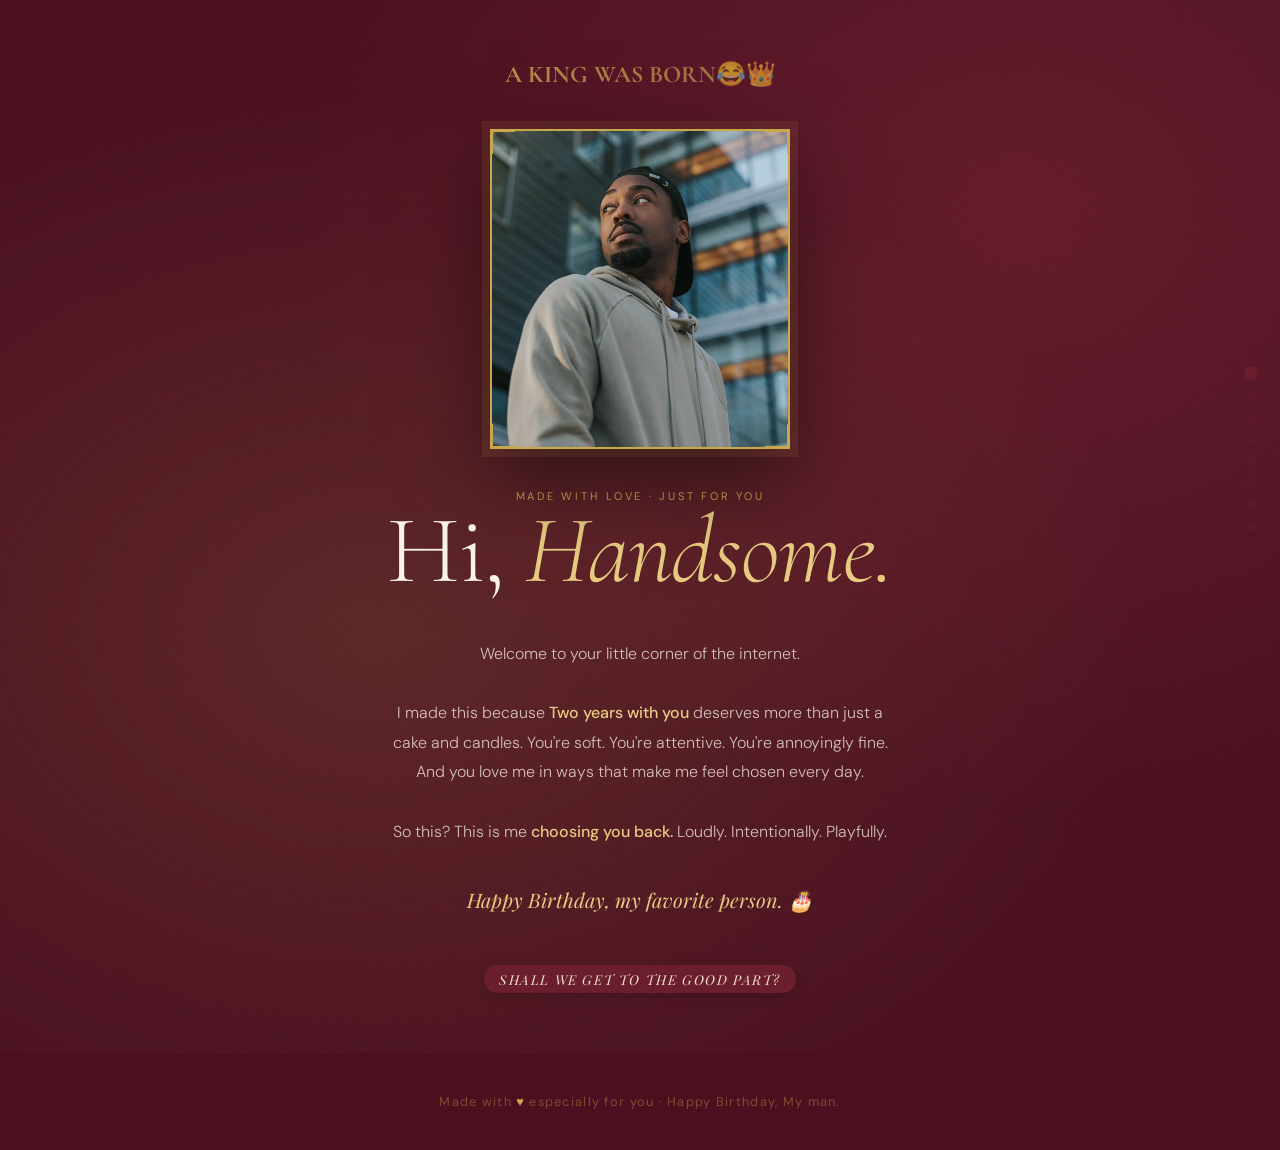
<file: index.html>
<!DOCTYPE html>
<html lang="en">
<head>
<meta charset="UTF-8">
<meta name="viewport" content="width=device-width, initial-scale=1.0">
<title>Happy Birthday, Handsome 🎂</title>
<link href="https://fonts.googleapis.com/css2?family=Cormorant+Garamond:ital,wght@0,300;0,400;0,600;1,300;1,400&family=DM+Sans:wght@300;400;500&family=Playfair+Display:ital,wght@1,400;1,700&display=swap" rel="stylesheet">
<link rel="stylesheet" href="style.css" />

</head>
<body>



<!-- NAV DOTS -->
<nav class="nav-dots" aria-label="Navigation">
  <a href="#hero" title="Home"></a>
  <a href="#menu" title="Menu"></a>
  <a href="#memory" title="Memories"></a>
  <a href="#songs" title="Songs"></a>
  <a href="#vouchers" title="Vouchers"></a>
  <a href="#dates" title="Dates"></a>
  <a href="#gifts" title="Gifts"></a>
  <a href="#message" title="Message"></a>
</nav>

<!-- ── HERO ── -->
<section id="hero">
  <h2 class="king">A KING WAS BORN😂👑</h2>
  <div class="hero-bg"></div>
  <div class="hero-grain"></div>
  <div class="hero-content">
    <div class="hero-photo-frame">
      <div class="photo-placeholder">
        <!-- <svg viewBox="0 0 24 24" fill="none" stroke="currentColor" stroke-width="1">
          <rect x="3" y="3" width="18" height="18" rx="2"/>
          <circle cx="8.5" cy="8.5" r="1.5"/>
          <polyline points="21 15 16 10 5 21"/>
        </svg>
        Add your photo -->
        <img src="daea1a20ec5c3f0513011a13ac8ac44a.jpg" alt="bd boy" class="bd-man">
      </div>
      <div class="photo-corner tl"></div>
      <div class="photo-corner tr"></div>
      <div class="photo-corner bl"></div>
      <div class="photo-corner br"></div>
    </div>

    <div>
      <div class="hero-tag">Made with love · Just for you</div>
      <h1 class="hero-title">Hi, <em>Handsome.</em></h1>
    </div>

    <p class="hero-body">
      Welcome to your little corner of the internet.<br><br>
      I made this because <strong>Two years with you</strong> deserves more than just a cake and candles.
      You're soft. You're attentive. You're annoyingly fine.
      And you love me in ways that make me feel chosen every day.<br><br>
      So this? This is me <strong>choosing you back.</strong> Loudly. Intentionally. Playfully.
    </p>

    <p class="hero-closing">Happy Birthday, my favorite person. 🎂</p>

    <a href="menu.html">
    <div class="scroll-hint">
      <p class="actn-btn">Shall we get to the good part?</p>
    </div>
  </a>
    <!-- <div class="scroll-hint">
      <svg viewBox="0 0 24 24" fill="none" stroke="currentColor" stroke-width="2">
        <polyline points="6 9 12 15 18 9"/>
      </svg>
      explore
    </div> -->
  </div>
</section>

<!-- ── MENU ── -->

<!-- ── MEMORY ── -->

<!-- ── SONGS ── -->


<!-- ── VOUCHERS ── -->


<!-- ── DATE IDEAS ── -->


<!-- ── GIFTS ── -->


<!-- ── MESSAGE ── -->


<footer>
  <p>Made with <span class="footer-heart">♥</span> especially for you · Happy Birthday, My man.</p>
</footer>

<script>
// ── A-Z DATE IDEAS ──


// ── GIFTS ──

// ── VOUCHERS ──

// ── CONFETTI ──

// ── SCROLL REVEAL ──
const observer = new IntersectionObserver((entries) => {
  entries.forEach(e => { if(e.isIntersecting) e.target.classList.add('visible'); });
}, { threshold: 0.1 });
document.querySelectorAll('.reveal').forEach(el => observer.observe(el));

// ── NAV DOTS ──
const sections = document.querySelectorAll('section[id]');
const dots = document.querySelectorAll('.nav-dots a');
const dotObserver = new IntersectionObserver((entries) => {
  entries.forEach(e => {
    if(e.isIntersecting) {
      dots.forEach(d => d.classList.remove('active'));
      const id = e.target.id;
      const dot = document.querySelector(`.nav-dots a[href="#${id}"]`);
      if(dot) dot.classList.add('active');
    }
  });
}, { threshold: 0.5 });
sections.forEach(s => dotObserver.observe(s));
</script>
</body>
</html>
</file>
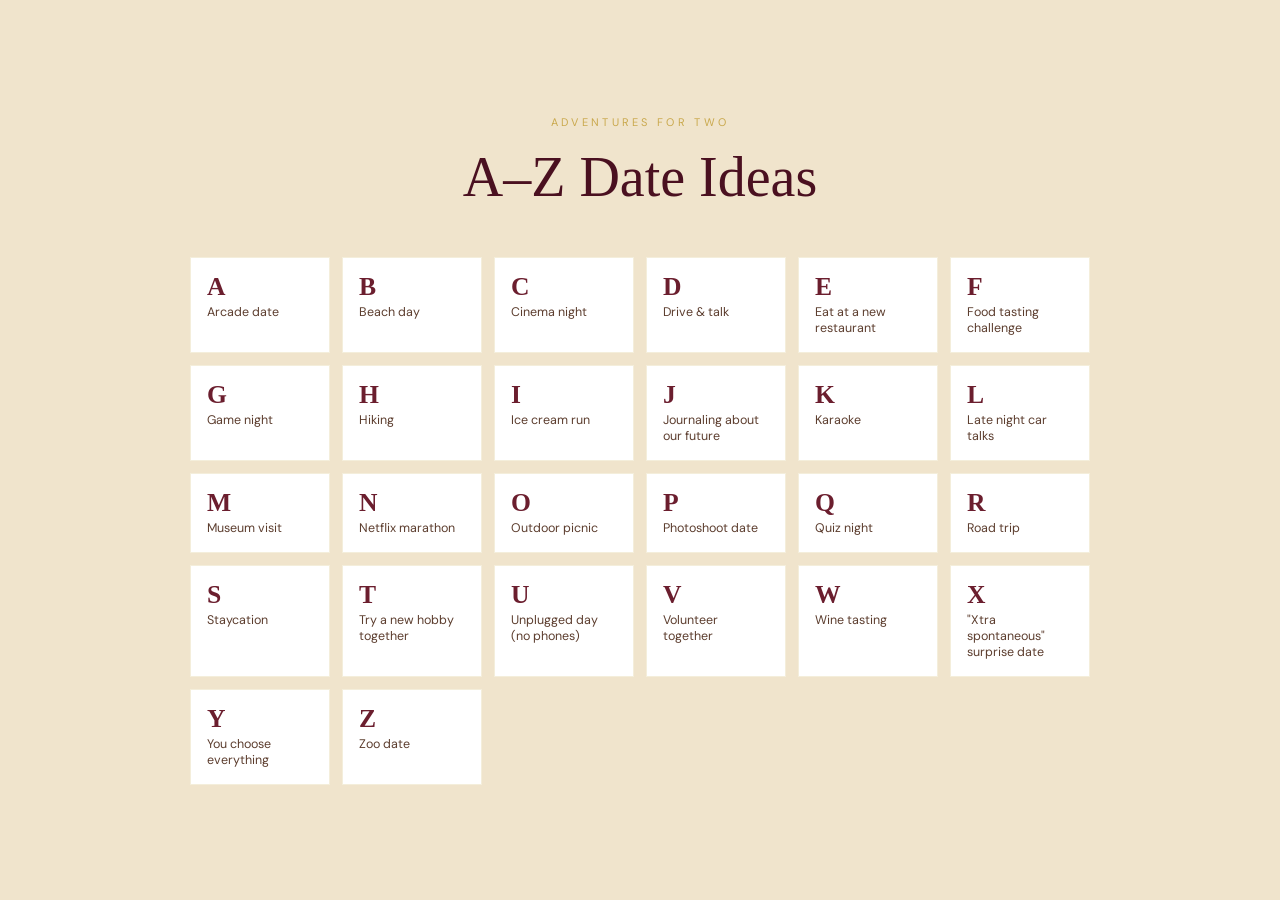
<file: dates.html>
<!DOCTYPE html>
<html lang="en">
<head>
  <meta charset="UTF-8" />
  <meta name="viewport" content="width=device-width, initial-scale=1.0" />
  <title>Dates</title>
  <link href="https://fonts.googleapis.com/css2?family=Playfair+Display:ital,wght@0,400;0,700;1,400&family=DM+Sans:wght@300;400;500&display=swap" rel="stylesheet" />
  <link rel="stylesheet" href="style.css" />
</head>
<body>
<section id="dates">
    <p class="section-label reveal">Adventures for two</p>
    <h2 class="section-title reveal">A–Z Date Ideas</h2>
    <div class="az-grid" id="az-grid"></div>
  </section>
<script>
const dateIdeas = [
  ['A','Arcade date'],['B','Beach day'],['C','Cinema night'],
  ['D','Drive & talk'],['E','Eat at a new restaurant'],['F','Food tasting challenge'],
  ['G','Game night'],['H','Hiking'],['I','Ice cream run'],
  ['J','Journaling about our future'],['K','Karaoke'],['L','Late night car talks'],
  ['M','Museum visit'],['N','Netflix marathon'],['O','Outdoor picnic'],
  ['P','Photoshoot date'],['Q','Quiz night'],['R','Road trip'],
  ['S','Staycation'],['T','Try a new hobby together'],['U','Unplugged day (no phones)'],
  ['V','Volunteer together'],['W','Wine tasting'],['X','"Xtra spontaneous" surprise date'],
  ['Y','You choose everything'],['Z','Zoo date'],
];
const azGrid = document.getElementById('az-grid');
dateIdeas.forEach(([l, idea]) => {
  const d = document.createElement('div');
  d.className = 'az-item reveal';
  d.innerHTML = `<div class="az-letter">${l}</div><div class="az-idea">${idea}</div>`;
  azGrid.appendChild(d);
});
</script>
</body>
</html>
</file>
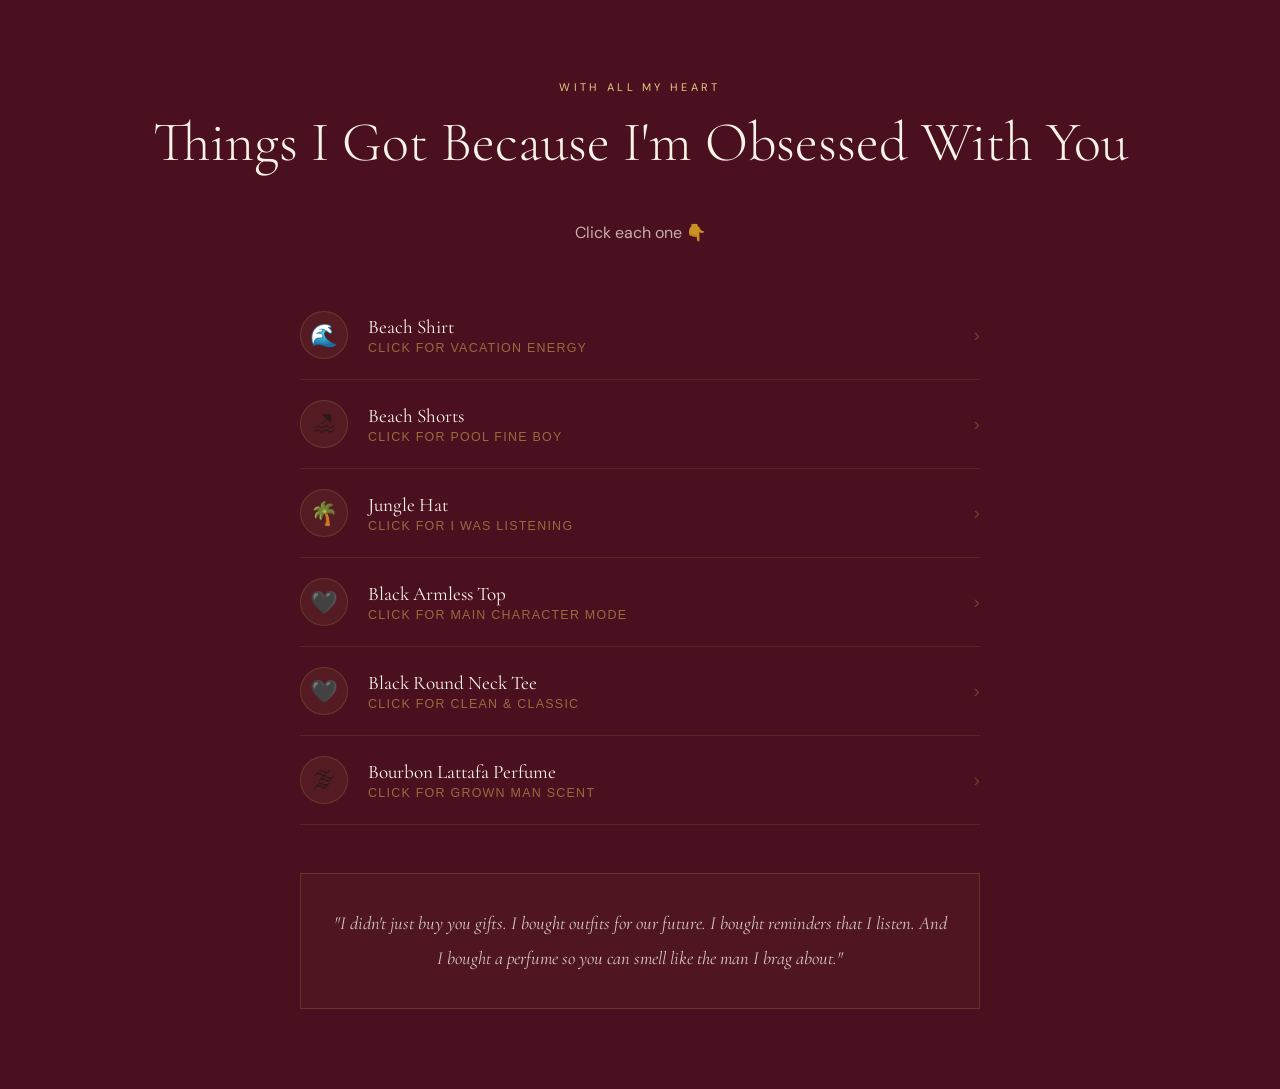
<file: gifts.html>
<!DOCTYPE html>
<html lang="en">
<head>
  <meta charset="UTF-8" />
  <meta name="viewport" content="width=device-width, initial-scale=1.0" />
  <title>Birthday Gifts</title>
  <link href="https://fonts.googleapis.com/css2?family=Playfair+Display:ital,wght@0,400;0,700;1,400&family=Cormorant+Garamond:ital,wght@0,400;1,400&family=DM+Sans:wght@300;400;500&display=swap" rel="stylesheet" />
  <link rel="stylesheet" href="style.css" />
  <style>
    /* ── Gift image inside reveal ── */
    .gift-reveal-inner {
      display: flex;
      gap: 20px;
      align-items: flex-start;
    }

    .gift-img-wrap {
      flex-shrink: 0;
      width: 110px;
      height: 140px;
      border-radius: 8px;
      overflow: hidden;
      border: 1px solid rgba(201,168,76,0.25);
      background: rgba(0,0,0,0.3);
    }

    .gift-img-wrap img {
      width: 100%;
      height: 100%;
      object-fit: cover;
      display: block;
      object-position: top;
    }

    .gift-img-placeholder {
      width: 100%;
      height: 100%;
      display: flex;
      align-items: center;
      justify-content: center;
      font-size: 2.2rem;
      opacity: 0.4;
    }

    .gift-reveal-text {
      flex: 1;
    }

    /* ── Override reveal panel to fit image ── */
    .gift-reveal {
      max-height: 0;
      overflow: hidden;
      transition: max-height .5s ease, padding .3s;
      padding: 0 0 0 68px;
      background: rgba(0,0,0,0.2);
    }

    .gift-reveal.open {
      max-height: 600px;
      padding: 20px 20px 20px 20px;
      border-bottom: 1px solid rgba(201,168,76,0.15);
    }

    .gift-reveal p {
      font-size: 0.9rem;
      color: rgba(250,243,232,0.75);
      line-height: 1.8;
      margin-bottom: 10px;
    }

    .gift-reveal .important {
      font-size: 0.8rem;
      color: var(--gold-light, #E8CB80);
      font-style: italic;
    }

    @media (max-width: 480px) {
      .gift-reveal-inner { flex-direction: column; }
      .gift-img-wrap { width: 100%; height: 300px; }
    }
  </style>
</head>
<body>
  <section id="gifts">
    <p class="section-label reveal">With all my heart</p>
    <h2 class="section-title reveal">Things I Got Because I'm Obsessed With You</h2>
    <p class="gifts-intro reveal">Click each one 👇</p>

    <div class="gifts-row" id="gifts-row"></div>

    <div class="gifts-closing reveal">
      <p>"I didn't just buy you gifts. I bought outfits for our future. I bought reminders that I listen. And I bought a perfume so you can smell like the man I brag about."</p>
    </div>
  </section>

  <script>
    const gifts = [
      {
        icon: '🌊', name: 'Beach Shirt', teaser: 'Vacation Energy',
        img: 'beach-shirt.jpg', // ← replace with your image path
        msg: 'Sir… this is for when you\'re looking expensive on vacation. I got this because I fully plan on staring at you while pretending I\'m looking at the ocean. It\'s giving "main character on a soft life getaway." It\'s giving "that\'s my man."',
        note: 'We are manifesting stress-free, sun-kissed, no-alarm mornings.'
      },
      {
        icon: '🏖', name: 'Beach Shorts', teaser: 'Pool Fine Boy',
        img: 'beach-shorts.jpg',
        msg: 'These are specifically for when you\'re about to act fine by the pool. You\'re playful, you\'re soft, you\'re attentive… but you\'re also lowkey fine and we need outfits that support that agenda.',
        note: 'I deserve premium views too.'
      },
      {
        icon: '🌴', name: 'Jungle Hat', teaser: 'I Was Listening',
        img: 'jungle-hat.jpg',
        msg: 'You mentioned it once. Once. And I stored it in my mental "future wife behavior" folder. You probably forgot. I didn\'t.',
        note: 'When you talk, I listen. And I will always be that girl.'
      },
      {
        icon: '🖤', name: 'Black Armless Top', teaser: 'Main Character Mode',
        img: 'black-armless.jpg',
        msg: 'This is for gym days. Or "let me just step out small" days. Black looks strong on you. Calm. Confident. Dangerous (just a little).',
        note: 'I like when you look good… but I love that I\'m the one going home with you.'
      },
      {
        icon: '🖤', name: 'Black Round Neck Tee', teaser: 'Clean & Classic',
        img: 'black-tee.jpg',
        msg: 'Clean. Simple. Classic. Just like your love for me, steady and intentional. This is the kind of tee you\'ll throw on without thinking… the same way you show up for me without hesitation.',
        note: 'Staples matter. And you? You\'re my staple.'
      },
      {
        icon: '🌫', name: 'Bourbon Lattafa Perfume', teaser: 'Grown Man Scent',
        img: 'perfume.jpg',
        msg: 'Warm. Deep. Addictive. Basically you in a bottle. I need you walking into rooms and people wondering why it suddenly smells like "grown man energy."',
        note: 'Scent is memory. And now you\'ll literally smell like my good decision.'
      },
    ];

    const giftsRow = document.getElementById('gifts-row');

    gifts.forEach((g, i) => {
      const wrap = document.createElement('div');
      wrap.innerHTML = `
        <button class="gift-btn reveal" onclick="toggleGift(${i})" id="gbtn-${i}">
          <div class="gift-icon-circle">${g.icon}</div>
          <div class="gift-label">
            <div class="gift-name">${g.name}</div>
            <div class="gift-teaser">Click for ${g.teaser}</div>
          </div>
          <span class="gift-arrow" id="garrow-${i}">›</span>
        </button>
        <div class="gift-reveal" id="grev-${i}">
          <div class="gift-reveal-inner">
            <div class="gift-img-wrap">
              <img src="${g.img}" alt="${g.name}" class="gift-main-img"
                onerror="this.style.display='none';this.nextElementSibling.style.display='flex';" />
              <div class="gift-img-placeholder" style="display:none">${g.icon}</div>
            </div>
            <div class="gift-reveal-text">
              <p>${g.msg}</p>
              <p class="important">✦ Important because: ${g.note}</p>
            </div>
          </div>
        </div>
      `;
      giftsRow.appendChild(wrap);
    });

    function toggleGift(i) {
      const rev = document.getElementById('grev-' + i);
      const arrow = document.getElementById('garrow-' + i);
      const isOpen = rev.classList.contains('open');
      document.querySelectorAll('.gift-reveal').forEach(r => r.classList.remove('open'));
      document.querySelectorAll('.gift-arrow').forEach(a => { a.style.transform = ''; a.style.color = ''; });
      if (!isOpen) {
        rev.classList.add('open');
        arrow.style.transform = 'rotate(90deg)';
        arrow.style.color = 'var(--gold)';
      }
    }
  </script>
</body>
</html>
</file>
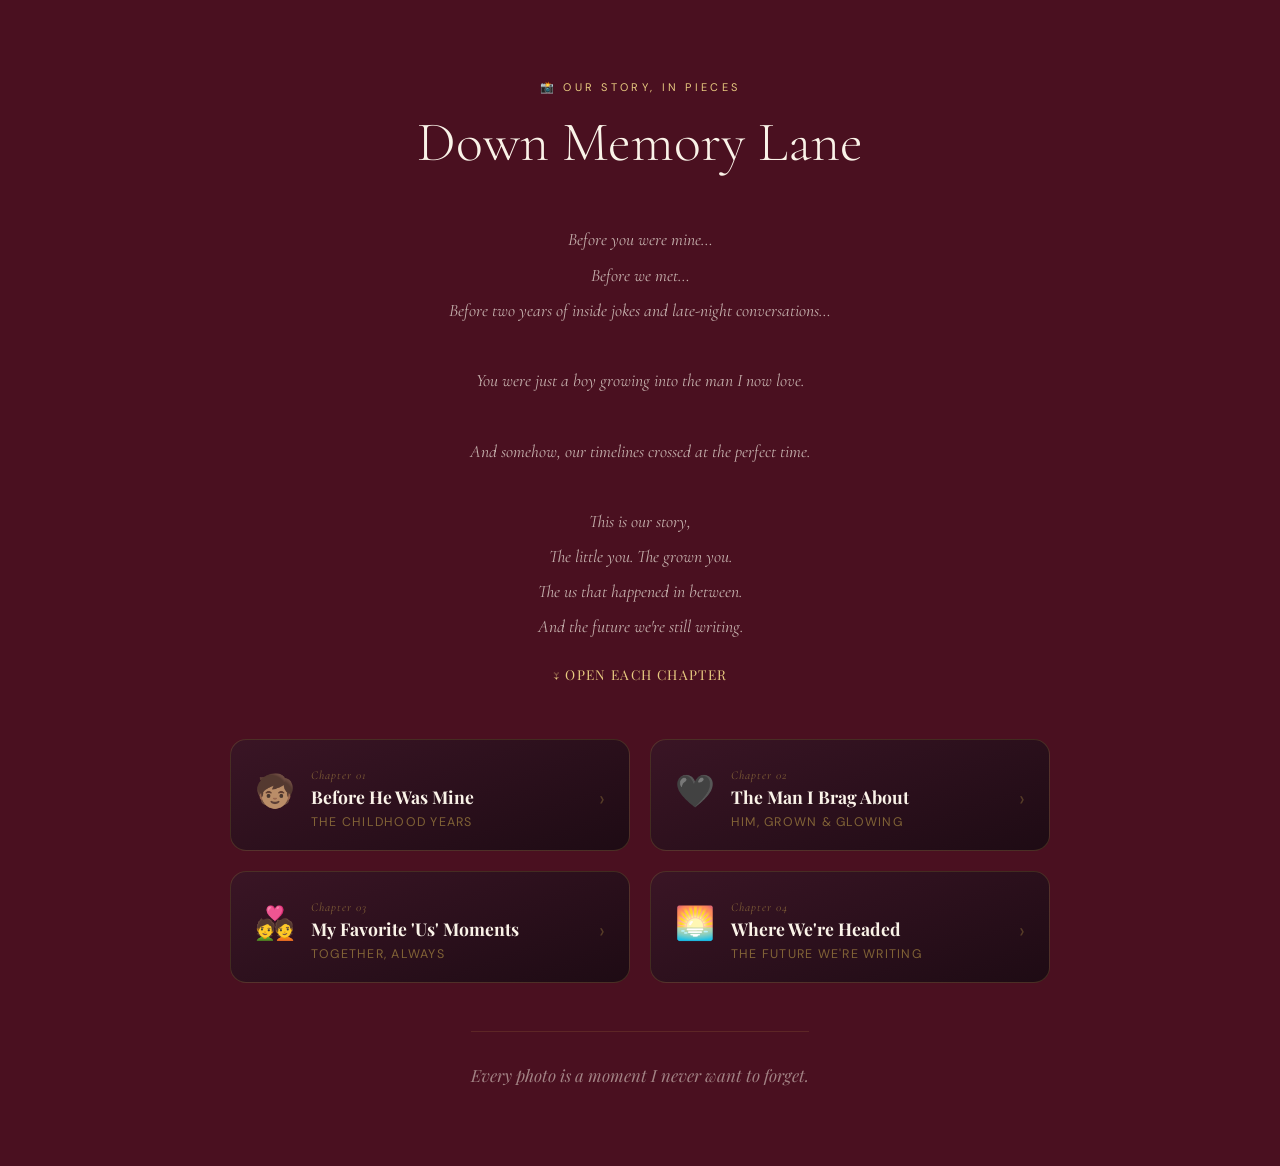
<file: memory.html>
<!DOCTYPE html>
<html lang="en">
<head>
  <meta charset="UTF-8" />
  <meta name="viewport" content="width=device-width, initial-scale=1.0" />
  <title>Memory Lane</title>
  <link href="https://fonts.googleapis.com/css2?family=Playfair+Display:ital,wght@0,400;0,700;1,400&family=Cormorant+Garamond:ital,wght@0,400;1,400&family=DM+Sans:wght@300;400;500&display=swap" rel="stylesheet" />
  <link rel="stylesheet" href="style.css" />
  <style>
    #memory {
      background: var(--burgundy-deep);
      padding: 80px 24px;
      display: flex;
      flex-direction: column;
      align-items: center;
    }

    #memory .section-label { color: var(--gold-light); }
    #memory .section-title { color: var(--cream); }

    /* ── Intro prose ── */
    .memory-intro {
      max-width: 540px;
      text-align: center;
      margin-bottom: 56px;
    }

    .memory-intro p {
      font-family: 'Cormorant Garamond', serif;
      font-style: italic;
      font-size: 1.1rem;
      color: rgba(250,243,232,0.7);
      line-height: 2;
    }

    .memory-intro .intro-highlight {
      display: block;
      font-family: 'Playfair Display', serif;
      font-style: normal;
      font-size: 0.85rem;
      color: var(--gold-light);
      margin-top: 20px;
      letter-spacing: 0.1em;
      text-transform: uppercase;
    }

    /* ── Chapter cards ── */
    .memory-chapters {
      display: grid;
      grid-template-columns: repeat(2, 1fr);
      gap: 20px;
      max-width: 820px;
      width: 100%;
    }

    @media (max-width: 600px) {
      .memory-chapters { grid-template-columns: 1fr; }
    }

    .chapter-card {
      background: linear-gradient(160deg, #3a1525 0%, #1e0b14 100%);
      border: 1px solid rgba(201,168,76,0.2);
      border-radius: 16px;
      overflow: hidden;
      cursor: pointer;
      transition: border-color 0.3s, transform 0.3s;
    }

    .chapter-card:hover {
      border-color: var(--gold);
      transform: translateY(-4px);
    }

    .chapter-card-top {
      padding: 28px 24px 20px;
      display: flex;
      align-items: flex-start;
      gap: 16px;
    }

    .chapter-emoji {
      font-size: 2rem;
      flex-shrink: 0;
      margin-top: 2px;
    }

    .chapter-num {
      font-family: 'Cormorant Garamond', serif;
      font-style: italic;
      font-size: 0.75rem;
      color: rgba(201,168,76,0.5);
      letter-spacing: 0.08em;
      margin-bottom: 4px;
    }

    .chapter-title {
      font-family: 'Playfair Display', serif;
      font-size: 1.1rem;
      color: var(--cream);
      font-weight: 700;
      line-height: 1.25;
    }

    .chapter-sub {
      font-family: 'DM Sans', sans-serif;
      font-size: 0.78rem;
      color: rgba(201,168,76,0.55);
      margin-top: 6px;
      text-transform: uppercase;
      letter-spacing: 0.1em;
    }

    .chapter-arrow {
      margin-left: auto;
      color: rgba(201,168,76,0.3);
      font-size: 1.3rem;
      align-self: center;
      transition: transform 0.3s, color 0.3s;
      flex-shrink: 0;
    }

    .chapter-card.open .chapter-arrow {
      transform: rotate(90deg);
      color: var(--gold);
    }

    /* ── Photo grid inside card ── */
    .chapter-gallery {
      display: grid;
      grid-template-columns: repeat(3, 1fr);
      gap: 6px;
      padding: 0 12px 12px;
      max-height: 0;
      overflow: hidden;
      transition: max-height 0.55s ease, padding 0.3s;
    }
    .chapter-card.open .chapter-gallery {
  max-height: none;
  padding: 0 12px 16px;
}

    .chapter-photo {
      aspect-ratio: 1;
      background: linear-gradient(160deg, #2a0f1c 0%, #150810 100%);
      border-radius: 8px;
      border: 1px solid rgba(201,168,76,0.15);
      overflow: hidden;
      position: relative;
      display: flex;
      align-items: center;
      justify-content: center;
      font-size: 1.4rem;
      color: rgba(201,168,76,0.25);
      transition: border-color 0.3s;
    }

    .chapter-photo:hover { border-color: rgba(201,168,76,0.5); }

    .chapter-photo img {
      width: 100%;
      height: 100%;
      object-fit: cover;
      object-position: top;
      display: block;
    }

    .chapter-photo-caption {
      position: absolute;
      bottom: 0; left: 0; right: 0;
      background: linear-gradient(transparent, rgba(20,8,16,0.88));
      padding: 16px 6px 6px;
      font-family: 'Cormorant Garamond', serif;
      font-style: italic;
      font-size: 0.7rem;
      color: var(--gold-light);
      text-align: center;
      opacity: 0;
      transition: opacity 0.3s;
    }

    .chapter-photo:hover .chapter-photo-caption { opacity: 1; }

    /* ── Closing note ── */
    .memory-note {
      margin-top: 48px;
      font-family: 'Playfair Display', serif;
      font-style: italic;
      font-size: 1.05rem;
      color: rgba(250,243,232,0.5);
      text-align: center;
      max-width: 480px;
      border-top: 1px solid rgba(201,168,76,0.15);
      padding-top: 32px;
    }

    /* ── Reveal ── */
    .reveal {
      opacity: 0;
      transform: translateY(22px);
      animation: fadeUp 0.65s ease forwards;
    }
    .section-label.reveal  { animation-delay: 0.05s; }
    .section-title.reveal  { animation-delay: 0.15s; }
    .memory-intro.reveal   { animation-delay: 0.25s; }
    .chapter-card.reveal:nth-child(1) { animation-delay: 0.35s; }
    .chapter-card.reveal:nth-child(2) { animation-delay: 0.45s; }
    .chapter-card.reveal:nth-child(3) { animation-delay: 0.55s; }
    .chapter-card.reveal:nth-child(4) { animation-delay: 0.65s; }
    .memory-note.reveal { animation-delay: 0.75s; }

    @keyframes fadeUp {
      to { opacity: 1; transform: translateY(0); }
    }

    .photo-modal {
  display: none;
  position: fixed;
  inset: 0;
  background: rgba(20, 8, 16, 0.96);
  z-index: 1000;
  overflow-y: auto;
}

.photo-modal.open { display: block; }

.modal-inner {
  max-width: 960px;
  margin: 0 auto;
  padding: 60px 24px 80px;
}

.modal-close {
  position: fixed;
  top: 20px;
  right: 24px;
  background: rgba(201,168,76,0.15);
  border: 1px solid rgba(201,168,76,0.3);
  color: var(--gold-light);
  font-size: 1.1rem;
  width: 40px;
  height: 40px;
  border-radius: 50%;
  cursor: pointer;
  display: flex;
  align-items: center;
  justify-content: center;
  transition: background 0.2s;
}

.modal-close:hover { background: rgba(201,168,76,0.3); }

.modal-title {
  font-family: 'Playfair Display', serif;
  font-size: 1.5rem;
  color: var(--cream);
  text-align: center;
  margin-bottom: 32px;
}

.modal-grid {
  display: grid;
  grid-template-columns: repeat(3, 1fr);
  gap: 12px;
}

@media (max-width: 500px) {
  .modal-grid { grid-template-columns: repeat(2, 1fr); }
}

.modal-photo {
  position: relative;
  aspect-ratio: 3/4;
  border-radius: 10px;
  overflow: hidden;
  border: 1px solid rgba(201,168,76,0.15);
}

.modal-photo img {
  width: 100%;
  height: 100%;
  object-fit: cover;
  object-position: top;
  display: block;
}

.modal-caption {
  position: absolute;
  bottom: 0; left: 0; right: 0;
  background: linear-gradient(transparent, rgba(20,8,16,0.88));
  padding: 20px 8px 8px;
  font-family: 'Cormorant Garamond', serif;
  font-style: italic;
  font-size: 0.75rem;
  color: var(--gold-light);
  text-align: center;
}
  </style>
</head>
<body>

  <section id="memory">
    <p class="section-label reveal">📸 Our Story, In Pieces</p>
    <h2 class="section-title reveal">Down Memory Lane</h2>

    <div class="memory-intro reveal">
      <p>
        Before you were mine…<br>
        Before we met…<br>
        Before two years of inside jokes and late-night conversations…<br><br>
        You were just a boy growing into the man I now love.<br><br>
        And somehow, our timelines crossed at the perfect time.<br><br>
        This is our story,<br>
        The little you. The grown you.<br>
        The <em>us</em> that happened in between.<br>
        And the future we're still writing.
      </p>
      <span class="intro-highlight">↓ Open each chapter</span>
    </div>

    <div class="memory-chapters">

      <!-- Chapter 1 -->
      <div class="chapter-card reveal" data-index="0"onclick="toggleChapter(this)">
        <div class="chapter-card-top">
          <div class="chapter-emoji">🧒🏽</div>
          <div>
            <div class="chapter-num">Chapter 01</div>
            <div class="chapter-title">Before He Was Mine</div>
            <div class="chapter-sub">The childhood years</div>
          </div>
          <span class="chapter-arrow">›</span>
        </div>
      
      </div>

      <!-- Chapter 2 -->
      <div class="chapter-card reveal" data-index="1" onclick="toggleChapter(this)">
        <div class="chapter-card-top">
          <div class="chapter-emoji">🖤</div>
          <div>
            <div class="chapter-num">Chapter 02</div>
            <div class="chapter-title">The Man I Brag About</div>
            <div class="chapter-sub">Him, grown & glowing</div>
          </div>
          <span class="chapter-arrow">›</span>
        </div>
        
      </div>

      <!-- Chapter 3 -->
      <div class="chapter-card reveal" data-index="2" onclick="toggleChapter(this)">
        <div class="chapter-card-top">
          <div class="chapter-emoji">💑</div>
          <div>
            <div class="chapter-num">Chapter 03</div>
            <div class="chapter-title">My Favorite 'Us' Moments</div>
            <div class="chapter-sub">Together, always</div>
          </div>
          <span class="chapter-arrow">›</span>
        </div>
        
      </div>

      <!-- Chapter 4 -->
      <div class="chapter-card reveal" data-index="3" onclick="toggleChapter(this)">
        <div class="chapter-card-top">
          <div class="chapter-emoji">🌅</div>
          <div>
            <div class="chapter-num">Chapter 04</div>
            <div class="chapter-title">Where We're Headed</div>
            <div class="chapter-sub">The future we're writing</div>
          </div>
          <span class="chapter-arrow">›</span>
        </div>
   
      </div>

    </div>

    <p class="memory-note reveal">Every photo is a moment I never want to forget.</p>
  </section>

  <!-- Fullscreen Modal -->
<div class="photo-modal" id="photoModal" onclick="closeModal()">
  <div class="modal-inner" onclick="event.stopPropagation()">
    <button class="modal-close" onclick="closeModal()">✕</button>
    <div class="modal-title" id="modalTitle"></div>
    <div class="modal-grid" id="modalGrid"></div>
  </div>
</div>

  <script>
 const chapters = {
  0: {
    title: '🧒🏽 Before He Was Mine',
    photos: [
      { src: 'image1/7f6852ea129ce7b99ac0c17b9f74cc5a.jpg', caption: 'Little him 🤍' },
      { src: 'image1/6460b4bc7202a757cbe2f1daed01f650.jpg', caption: 'Big swag' },
      { src: 'image1/97066f6db76b90a26c9f62281830b182.jpg', caption: 'Aint we cute? 😊' },
      { src: 'image1/434702606e74feb37e6cd251fcb5d432.jpg', caption: 'Little him 🤍' },
      { src: 'image1/b43ba2aa9de482a3eaf2159d5f2b4dfa.jpg', caption: 'Big boy' },
      { src: 'image1/b083b68ab20968f46a4ffb411392a51d.jpg', caption: 'Growing up ✨' },
    ]
  },
  1: {
    title: '🖤 The Man I Brag About',
    photos: [
    { src: 'image2/2d5fb335b8349cac0d2b7560b5d0b983.jpg', caption: 'Billions💵' },
    { src: 'image2/34d1ef0979c7a50933f0f57022b83b10.jpg', caption: 'Money calls😌' },
    { src: 'image2/36bddf67b352e1b81abf4e23a2b68a9d.jpg', caption: 'Our cute smile😁' },
    { src: 'image2/5129076e52993f6f9c9c75747340d84d.jpg', caption: 'Biggest!!' },
    { src: 'image2/a7f65eb5b4f8b8487992b8bb2826e2f3.jpg', caption: 'Always that smile' },
    { src: 'image2/acebe5e9197f58a68b3d70b095dcfdcf.jpg', caption: 'Face card never declines' },
    ]
  },
  2: {
    title: '💑 My Favorite Us Moments',
    photos: [
    { src: 'image3/dbf071b587e83c19691e950e84c4fc3f.jpg', caption: 'Mine 💛' },
      { src: 'image3/7b08351ceb6786fdc2969d3113f28e4a.jpg', caption: 'Forever more 🔥' },
      { src: 'image3/2bf353a6dd7795c59bf96753e51a8e3d.jpg', caption: 'Still choosing you' },
      { src: 'image3/27ddad344f471f1a6d1a1fb12bc1e094.jpg', caption: 'More to come ' },
      { src: 'image3/d35a2c85794f3a9603648dc00a2d4a9a.jpg', caption: 'Still choosing you' },
      { src: 'image3/e1b7db5b8ae853a9711f2d936ac0bce8.jpg', caption: 'More to come 💛' },
     
    ]
  },
  3: {
    title: '🌅 Where We\'re Headed',
    photos: [
      { src: 'image4/0fcbe938-bc2f-4fd1-87be-23c1160ada15.jpg', caption: 'Us ✨' },
      { src: 'image4/2ac30e4d-10b2-40e8-9906-13ef58c7eab8.jpg', caption: 'Growing Spritually 🤍' },
      { src: 'image4/2e6991f0-2593-46cf-8d67-a134f8fbd8c6.jpg', caption: 'Views🌟' },
      { src: 'image4/04f31075-322d-4e1e-94d8-26b6cffbe5b6.jpg', caption: 'My muse✨' },
      { src: 'image4/6f51b67d-47ab-40fd-a604-dea5504979e2.jpg', caption: 'Vacations' },
      { src: 'image4/7db8603b-e30e-4ac0-9b37-5730d298cd85.jpg', caption: 'Picturessss 🌟' },
      { src: 'image4/7e319605-3425-4feb-a360-aec969fe9d03.jpg', caption: 'More vacaions' },
      { src: 'image4/30a0eff4-7d49-4bf7-be62-0fb32314eaf6.jpg', caption: 'Goals🤍' },
      { src: 'image4/81bee0eb-81e4-45c3-828f-6fcefd881aa9.jpg', caption: 'Family🌟' },
      { src: 'image4/384a659b-caa8-44db-b6c2-4cbdf0127555.jpg', caption: 'New beginnings ✨' },
      { src: 'image4/396a6e60-db76-4a2f-84a6-f03af63ed026.jpg', caption: 'Catching flights' },
      { src: 'image4/5620de76-a074-4db0-8e5b-339e571620e0.jpg', caption: 'Beach side views 🌟' },
      { src: 'image4/36448e5c-e5f9-4ee3-a5fc-5cbb9b73b61f.jpg', caption: 'Exploring the world' },
      { src: 'image4/56503444-7d9f-4bd3-8ac5-aa9202b332c2.jpg', caption: 'Us soon' },
      { src: 'image4/88071864-ac32-489e-bbf5-5ad0a151179c.jpg', caption: 'Maintaining glow ✨' },
      { src: 'image4/ba4d6c68-d9ca-4ca3-80b8-c388fa9d256f.jpg', caption: 'We outsideeee' },
      { src: 'image4/cb1ff04c-8c85-4f1f-b339-de02f1e6df12.jpg', caption: 'Pure joy🤍' },
      { src: 'image4/ce118e69-94b1-4d9b-aa4e-a10acd5f70f1.jpg', caption: 'Living 🌟' },
      { src: 'image4/e1e6c208-cd76-4303-bf62-1c7a731044fd.jpg', caption: 'Cute 💅' },
      { src: 'image4/f2ff8a2b-577f-4688-8427-d5326c556169.jpg', caption: 'Fitness goals' },
    ]
  },
};

function toggleChapter(card) {
  const index = card.getAttribute('data-index');
  const chapter = chapters[index];
  document.getElementById('modalTitle').textContent = chapter.title;
  const grid = document.getElementById('modalGrid');
  grid.innerHTML = chapter.photos.map(p => `
    <div class="modal-photo">
      <img src="${p.src}" alt="" onerror="this.parentElement.style.display='none'" />
      <div class="modal-caption">${p.caption}</div>
    </div>
  `).join('');
  document.getElementById('photoModal').classList.add('open');
  document.body.style.overflow = 'hidden';
}

function closeModal() {
  document.getElementById('photoModal').classList.remove('open');
  document.body.style.overflow = '';
}
  </script>

</body>
</html>
</file>
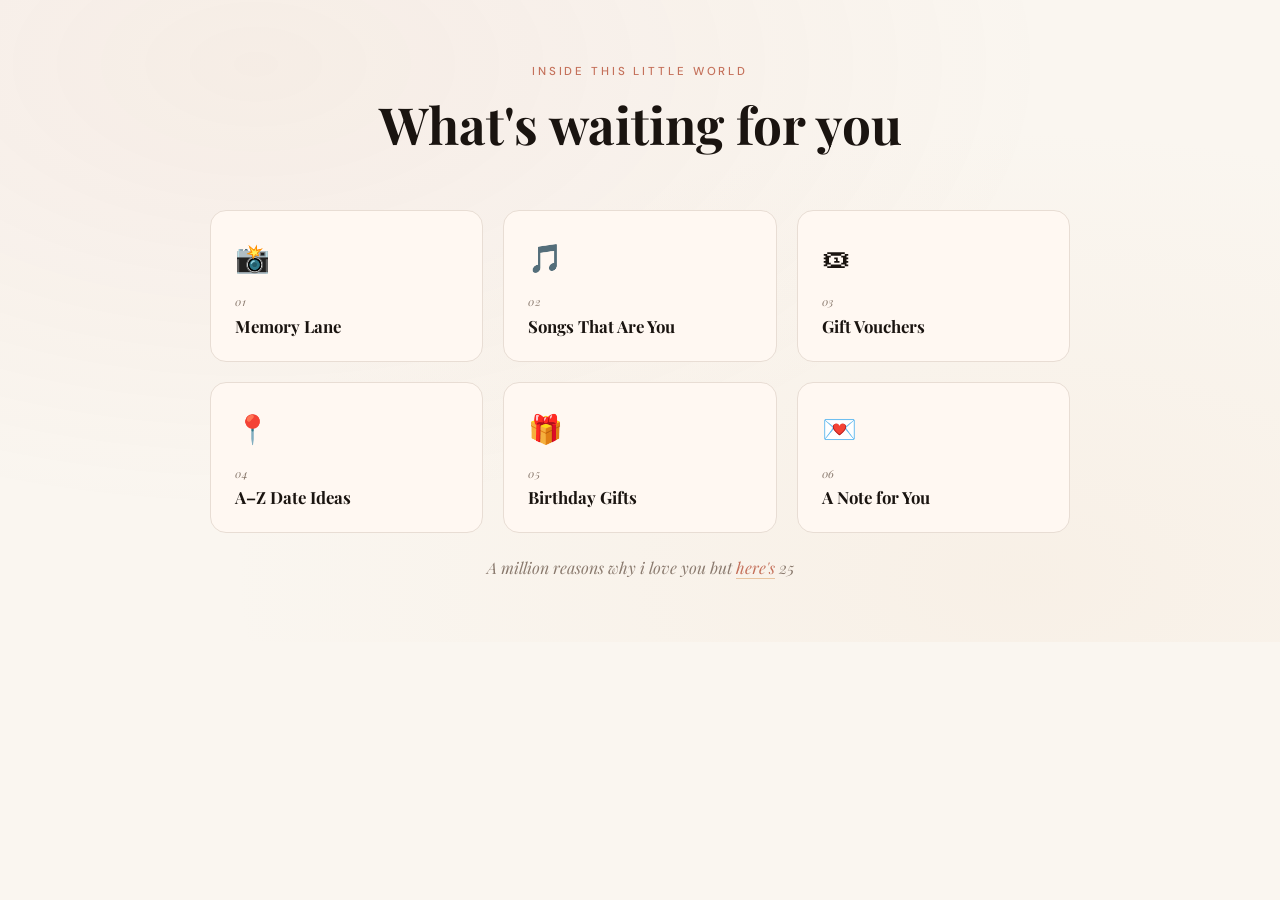
<file: menu.html>
<!DOCTYPE html>
<html lang="en">
<head>
  <meta charset="UTF-8" />
  <meta name="viewport" content="width=device-width, initial-scale=1.0" />
  <title>Menu</title>
  <link href="https://fonts.googleapis.com/css2?family=Playfair+Display:ital,wght@0,400;0,700;1,400&family=DM+Sans:wght@300;400;500&display=swap" rel="stylesheet" />
  
  <style>
    *, *::before, *::after { box-sizing: border-box; margin: 0; padding: 0; }

    :root {
      --cream: #faf6f0;
      --ink: #1a1410;
      --blush: #e8c4a0;
      --rose: #c4705a;
      --muted: #8a7a6e;
      --card-bg: #fff8f2;
      --border: #e8ddd4;
    }

    html, body {
      min-height: 100%;
      background: var(--cream);
      color: var(--ink);
      font-family: 'DM Sans', sans-serif;
    }

    body {
      display: flex;
      align-items: center;
      justify-content: center;
      padding: 4rem 1.5rem;
      background-image:
        radial-gradient(ellipse at 20% 10%, rgba(196,112,90,0.07) 0%, transparent 55%),
        radial-gradient(ellipse at 80% 90%, rgba(232,196,160,0.12) 0%, transparent 55%);
    }

    /* ── Section ── */
    #menu {
      width: 100%;
      max-width: 860px;
      text-align: center;
    }

    .section-label {
      font-family: 'DM Sans', sans-serif;
      font-size: 0.72rem;
      font-weight: 500;
      letter-spacing: 0.25em;
      text-transform: uppercase;
      color: var(--rose);
      margin-bottom: 1rem;
    }

    .section-title {
      font-family: 'Playfair Display', serif;
      font-size: clamp(2rem, 5vw, 3.2rem);
      font-weight: 700;
      color: var(--ink);
      line-height: 1.15;
      margin-bottom: 3.5rem;
    }

    /* ── Grid ── */
    .menu-grid {
      display: grid;
      grid-template-columns: repeat(3, 1fr);
      gap: 1.25rem;
    }

    @media (max-width: 640px) {
      .menu-grid { grid-template-columns: repeat(2, 1fr); }
    }
    @media (max-width: 400px) {
      .menu-grid { grid-template-columns: 1fr; }
    }

    /* ── Cards ── */
    .menu-card {
      position: relative;
      display: flex;
      flex-direction: column;
      align-items: flex-start;
      padding: 1.8rem 1.5rem 1.5rem;
      background: var(--card-bg);
      border: 1px solid var(--border);
      border-radius: 16px;
      text-decoration: none;
      color: var(--ink);
      overflow: hidden;
      transition: transform 0.28s ease, box-shadow 0.28s ease, border-color 0.28s ease;
    }

    .menu-card::before {
      content: '';
      position: absolute;
      inset: 0;
      background: linear-gradient(135deg, rgba(196,112,90,0.06) 0%, transparent 60%);
      opacity: 0;
      transition: opacity 0.28s ease;
      border-radius: inherit;
    }

    .menu-card:hover {
      transform: translateY(-4px);
      box-shadow: 0 12px 32px rgba(26,20,16,0.10);
      border-color: var(--blush);
    }

    .menu-card:hover::before { opacity: 1; }

    .menu-card-emoji {
      font-size: 1.75rem;
      margin-bottom: 1.1rem;
      display: block;
      transition: transform 0.28s ease;
    }

    .menu-card:hover .menu-card-emoji {
      transform: scale(1.15) rotate(-4deg);
    }

    .menu-card-num {
      font-family: 'Playfair Display', serif;
      font-size: 0.7rem;
      font-weight: 400;
      font-style: italic;
      color: var(--muted);
      letter-spacing: 0.06em;
      margin-bottom: 0.4rem;
    }

    .menu-card h3 {
      font-family: 'Playfair Display', serif;
      font-size: 1.05rem;
      font-weight: 700;
      line-height: 1.25;
      color: var(--ink);
    }


    /* ── Reveal animation ── */
    .reveal {
      opacity: 0;
      transform: translateY(22px);
      animation: fadeUp 0.7s ease forwards;
    }

    .section-label.reveal  { animation-delay: 0.05s; }
    .section-title.reveal  { animation-delay: 0.18s; }

    .menu-card.reveal:nth-child(1) { animation-delay: 0.30s; }
    .menu-card.reveal:nth-child(2) { animation-delay: 0.40s; }
    .menu-card.reveal:nth-child(3) { animation-delay: 0.50s; }
    .menu-card.reveal:nth-child(4) { animation-delay: 0.60s; }
    .menu-card.reveal:nth-child(5) { animation-delay: 0.70s; }
    .menu-card.reveal:nth-child(6) { animation-delay: 0.80s; }

    @keyframes fadeUp {
      to { opacity: 1; transform: translateY(0); }
    }
    .reasons-link p {
  font-family: 'Playfair Display', serif;
  font-style: italic;
  font-size: 1rem;
  color: var(--muted);
  text-align: center;
  margin-top: 24px;
}

.reasons-link p a {
  color: var(--rose);
  text-decoration: none;
  border-bottom: 1px solid var(--blush);
  transition: color 0.2s, border-color 0.2s;
}

.reasons-link p a:hover {
  color: var(--ink);
  border-color: var(--rose);
}
    
  </style>
</head>
<body>

  <section id="menu">
    <p class="section-label reveal">Inside this little world</p>
    <h2 class="section-title reveal">What's waiting for you</h2>
    <div class="menu-grid">
      <a href="memory.html" class="menu-card reveal">
        <span class="menu-card-emoji">📸</span>
        <div class="menu-card-num">01</div>
        <h3>Memory Lane</h3>
      </a>
      <a href="songs.html" class="menu-card reveal">
        <span class="menu-card-emoji">🎵</span>
        <div class="menu-card-num">02</div>
        <h3>Songs That Are You</h3>
      </a>
      <a href="vouchers.html" class="menu-card reveal">
        <span class="menu-card-emoji">🎟</span>
        <div class="menu-card-num">03</div>
        <h3>Gift Vouchers</h3>
      </a>
      <a href="dates.html" class="menu-card reveal">
        <span class="menu-card-emoji">📍</span>
        <div class="menu-card-num">04</div>
        <h3>A–Z Date Ideas</h3>
      </a>
      <a href="gifts.html" class="menu-card reveal">
        <span class="menu-card-emoji">🎁</span>
        <div class="menu-card-num">05</div>
        <h3>Birthday Gifts</h3>
      </a>
      <a href="note.html" class="menu-card reveal">
        <span class="menu-card-emoji">💌</span>
        <div class="menu-card-num">06</div>
        <h3>A Note for You</h3>
      </a>
    </div>
    <div class="reasons-link">
      <p>A million reasons why i love you but <a href="reasons.html">here's</a>  25</p>
    </div>
  </section>

</body>
</html>
</file>
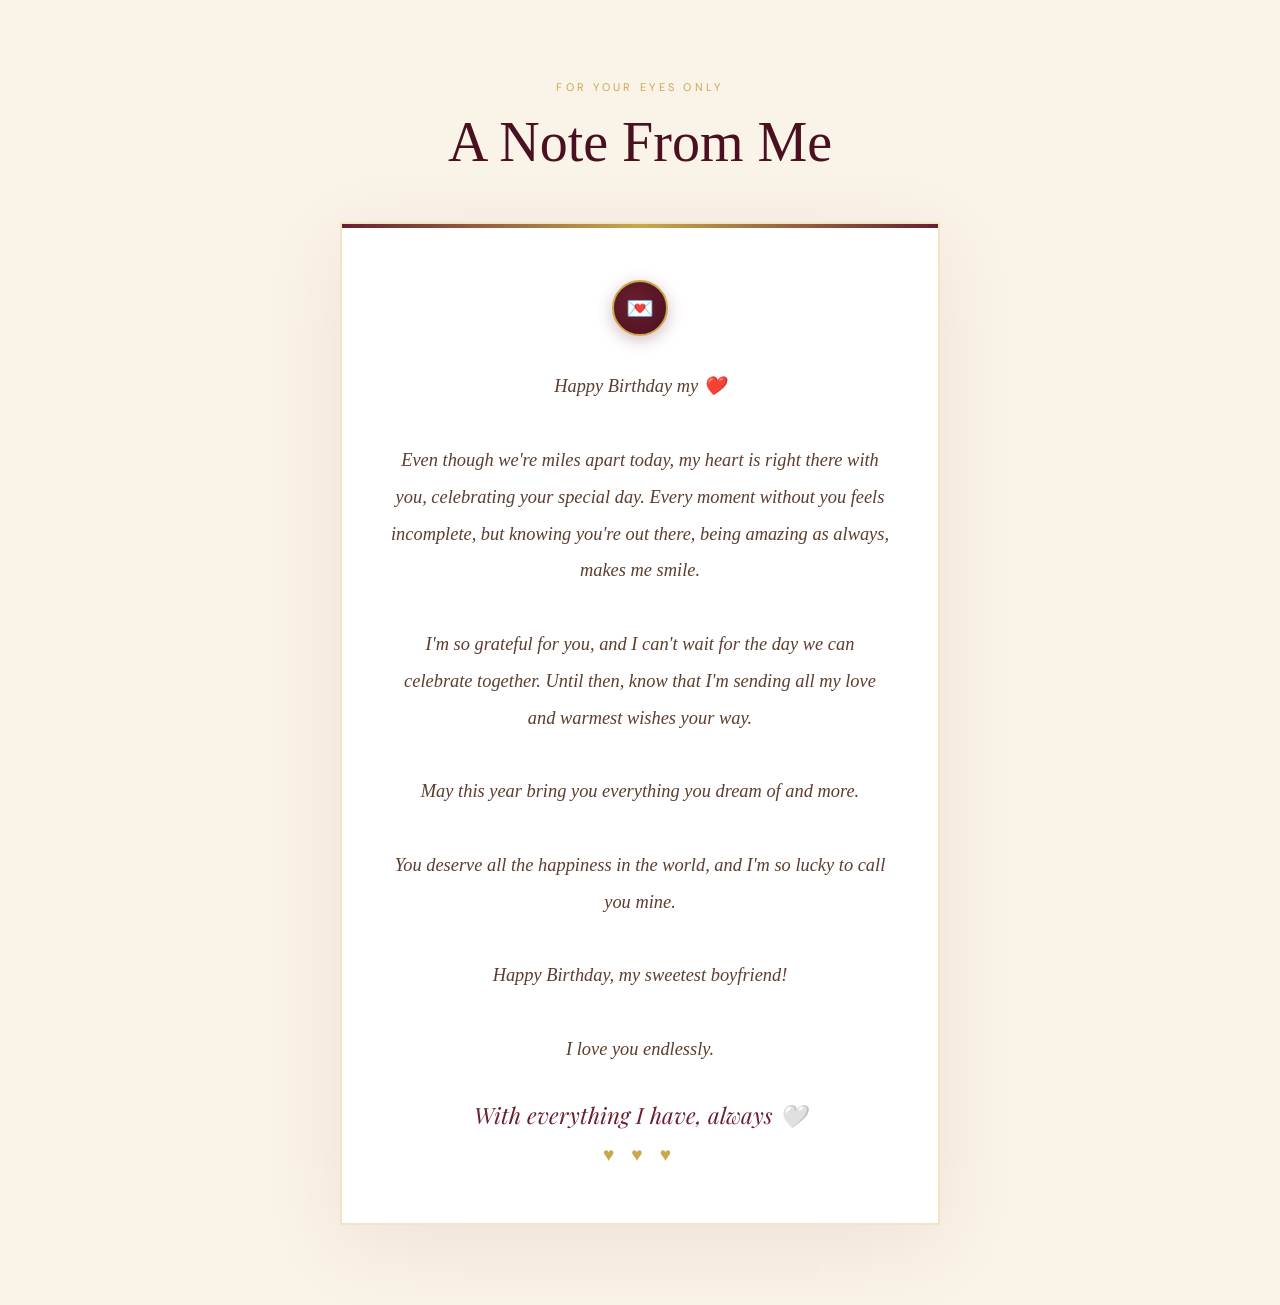
<file: note.html>
<!DOCTYPE html>
<html lang="en">
<head>
  <meta charset="UTF-8" />
  <meta name="viewport" content="width=device-width, initial-scale=1.0" />
  <title>Notes</title>
  <link href="https://fonts.googleapis.com/css2?family=Playfair+Display:ital,wght@0,400;0,700;1,400&family=DM+Sans:wght@300;400;500&display=swap" rel="stylesheet" />
  <link rel="stylesheet" href="style.css" />
</head>
<body>
    <section id="message">
        <p class="section-label reveal">For your eyes only</p>
        <h2 class="section-title reveal">A Note From Me</h2>
        <div class="message-envelope reveal">
          <div class="envelope-top"></div>
          <div class="envelope-wax">💌</div>
          <p class="message-text">
            Happy Birthday my ❤️<br><br>
            Even though we're miles apart today, my heart is right there with you, celebrating your special day. Every moment without you feels incomplete, but knowing you're out there, being amazing as always, makes me smile.<br><br>
            I'm so grateful for you, and I can't wait for the day we can celebrate together. Until then, know that I'm sending all my love and warmest wishes your way.<br><br>
            May this year bring you everything you dream of and more.<br><br>
            You deserve all the happiness in the world, and I'm so lucky to call you mine.<br><br>
            Happy Birthday, my sweetest boyfriend!<br><br>
            I love you endlessly.
          </p>
          <div class="message-sign">With everything I have, always 🤍</div>
          <div class="message-hearts">♥ ♥ ♥</div>
        </div>
      </section>
</body>
</html>
</file>
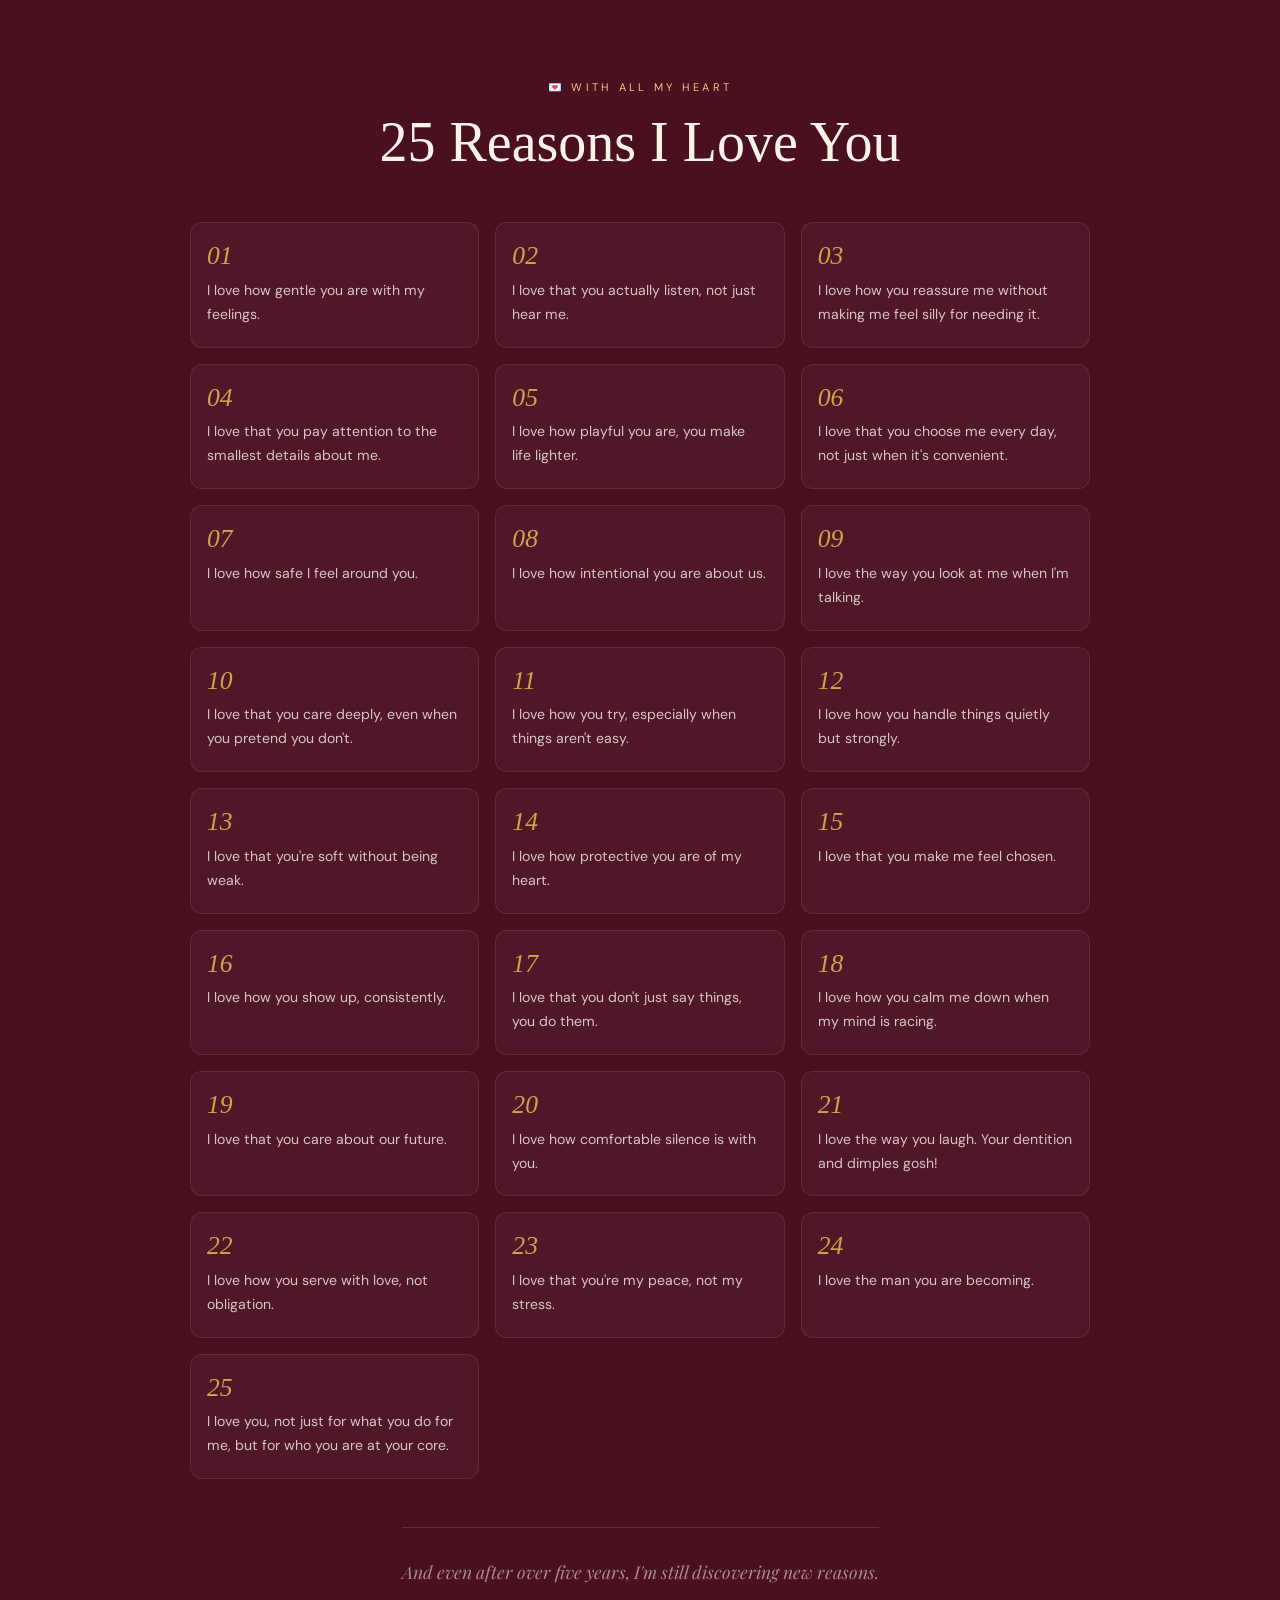
<file: reasons.html>
<!DOCTYPE html>
<html lang="en">
<head>
  <meta charset="UTF-8" />
  <meta name="viewport" content="width=device-width, initial-scale=1.0" />
  <title>25 Reasonds</title>
  <link href="https://fonts.googleapis.com/css2?family=Playfair+Display:ital,wght@0,400;0,700;1,400&family=DM+Sans:wght@300;400;500&display=swap" rel="stylesheet" />
  <link rel="stylesheet" href="style.css" />
</head>
<body>
    <section id="reasons">
        <p class="section-label reveal">💌 With all my heart</p>
        <h2 class="section-title reveal">25 Reasons I Love You</h2>
      
        <div class="reasons-grid" id="reasons-grid"></div>
      
        <p class="reasons-closing reveal">And even after over five years, I'm still discovering new reasons.</p>
      </section>
      
      <script>
        const reasons = [
          "I love how gentle you are with my feelings.",
          "I love that you actually listen, not just hear me.",
          "I love how you reassure me without making me feel silly for needing it.",
          "I love that you pay attention to the smallest details about me.",
          "I love how playful you are, you make life lighter.",
          "I love that you choose me every day, not just when it's convenient.",
          "I love how safe I feel around you.",
          "I love how intentional you are about us.",
          "I love the way you look at me when I'm talking.",
          "I love that you care deeply, even when you pretend you don't.",
          "I love how you try, especially when things aren't easy.",
          "I love how you handle things quietly but strongly.",
          "I love that you're soft without being weak.",
          "I love how protective you are of my heart.",
          "I love that you make me feel chosen.",
          "I love how you show up, consistently.",
          "I love that you don't just say things, you do them.",
          "I love how you calm me down when my mind is racing.",
          "I love that you care about our future.",
          "I love how comfortable silence is with you.",
          "I love the way you laugh. Your dentition and dimples gosh!",
          "I love how you serve with love, not obligation.",
          "I love that you're my peace, not my stress.",
          "I love the man you are becoming.",
          "I love you, not just for what you do for me, but for who you are at your core.",
        ];
      
        const grid = document.getElementById('reasons-grid');
        reasons.forEach((r, i) => {
          const card = document.createElement('div');
          card.className = 'reason-card reveal';
          card.innerHTML = `
            <div class="reason-num">${String(i + 1).padStart(2, '0')}</div>
            <div class="reason-text">${r}</div>
          `;
          grid.appendChild(card);
        });
      </script>
</body>
</html>
</file>
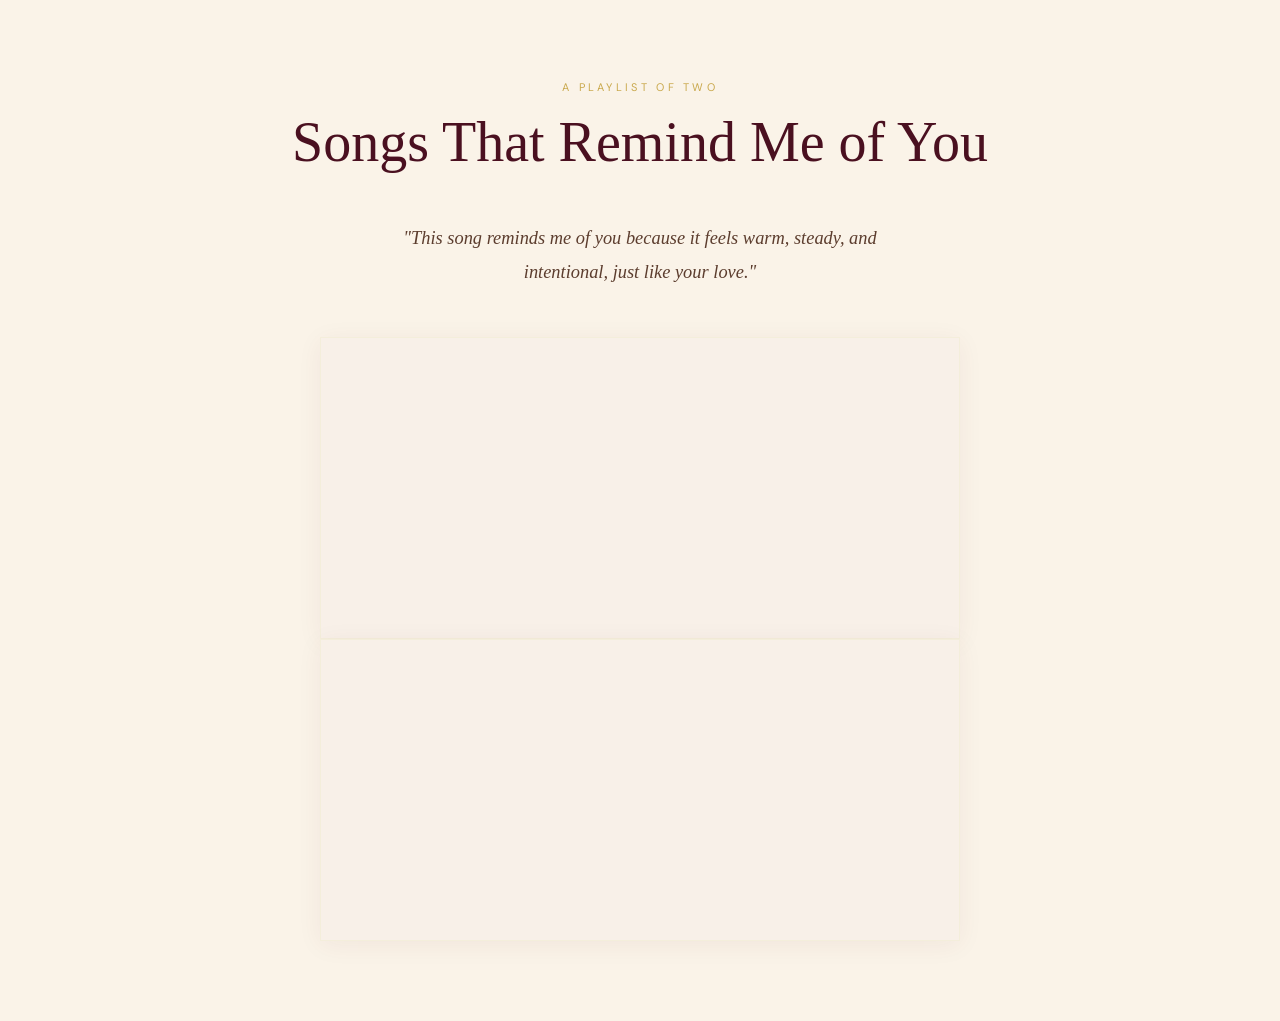
<file: songs.html>
<!DOCTYPE html>
<html lang="en">
<head>
  <meta charset="UTF-8" />
  <meta name="viewport" content="width=device-width, initial-scale=1.0" />
  <title>Songs</title>
  <link href="https://fonts.googleapis.com/css2?family=Playfair+Display:ital,wght@0,400;0,700;1,400&family=DM+Sans:wght@300;400;500&display=swap" rel="stylesheet" />
  <link rel="stylesheet" href="style.css" />
</head>
<body>
    <section id="songs">
        <p class="section-label reveal">A playlist of two</p>
        <h2 class="section-title reveal">Songs That Remind Me of You</h2>
        <p class="songs-intro reveal">"This song reminds me of you because it feels warm, steady, and intentional,  just like your love."</p>
      
        <div class="songs-grid">
          <div class="song-card reveal">
            <div class="song-embed">
              <iframe data-testid="embed-iframe" style="border-radius:12px" src="https://open.spotify.com/embed/track/5zEvExCGtqGUzQEpBgkiie?utm_source=generator" width="100%" height="352" frameBorder="0" allowfullscreen="" allow="autoplay; clipboard-write; encrypted-media; fullscreen; picture-in-picture" loading="lazy"></iframe>
            </div>
          </div>
        
          <div class="song-card reveal">
            <div class="song-embed">
              <iframe data-testid="embed-iframe" style="border-radius:12px" src="https://open.spotify.com/embed/track/7hauskYjzh4wLYiWOHeyIC?utm_source=generator" width="100%" height="352" frameBorder="0" allowfullscreen="" allow="autoplay; clipboard-write; encrypted-media; fullscreen; picture-in-picture" loading="lazy"></iframe>
            </div>
          </div>
        </div>
      </section>

</body>
</html>
</file>
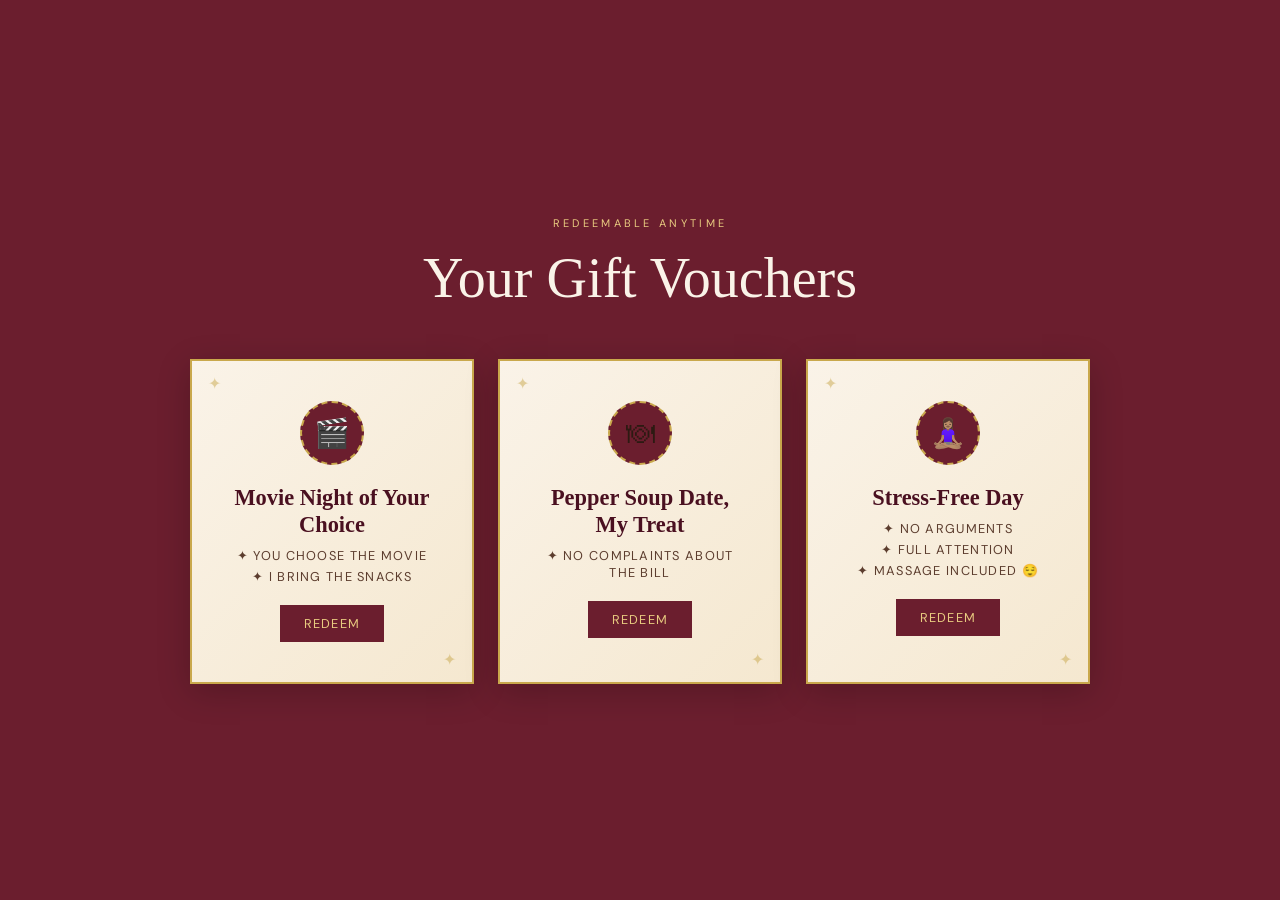
<file: vouchers.html>
<!DOCTYPE html>
<html lang="en">
<head>
  <meta charset="UTF-8" />
  <meta name="viewport" content="width=device-width, initial-scale=1.0" />
  <title>Vouchers</title>
  <link href="https://fonts.googleapis.com/css2?family=Playfair+Display:ital,wght@0,400;0,700;1,400&family=DM+Sans:wght@300;400;500&display=swap" rel="stylesheet" />
  <link rel="stylesheet" href="style.css" />
</head>
<body>
    <canvas id="confetti-canvas"></canvas>
    <section id="vouchers">
        <p class="section-label reveal">Redeemable anytime</p>
        <h2 class="section-title reveal">Your Gift Vouchers</h2>
        <div class="vouchers-grid">

            <div class="voucher reveal" id="v1">
              <div class="voucher-stamp">🎬</div>
              <div class="voucher-title">Movie Night of Your Choice</div>
              <div class="voucher-sub">
                <span>✦ You choose the movie</span>
                <span>✦ I bring the snacks</span>
              </div>
              <button class="voucher-btn" onclick="redeemVoucher('v1')">Redeem</button>
              <div class="voucher-redeemed">
                <span style="font-size:2rem">✓</span>
                Redeemed with love
              </div>
            </div>
          
            <div class="voucher reveal" id="v2">
              <div class="voucher-stamp">🍽</div>
              <div class="voucher-title">Pepper Soup Date, My Treat</div>
              <div class="voucher-sub">
                <span>✦ No complaints about the bill</span>
              </div>
              <button class="voucher-btn" onclick="redeemVoucher('v2')">Redeem</button>
              <div class="voucher-redeemed">
                <span style="font-size:2rem">✓</span>
                Redeemed with love
              </div>
            </div>
          
            <div class="voucher reveal" id="v3">
              <div class="voucher-stamp">🧘🏽‍♀️</div>
              <div class="voucher-title">Stress-Free Day</div>
              <div class="voucher-sub">
                <span>✦ No arguments</span>
                <span>✦ Full attention</span>
                <span>✦ Massage included 😌</span>
              </div>
              <button class="voucher-btn" onclick="redeemVoucher('v3')">Redeem</button>
              <div class="voucher-redeemed">
                <span style="font-size:2rem">✓</span>
                Redeemed with love
              </div>
            </div>
          
          </div>
      </section>
    <script>
        function redeemVoucher(id) {
        const v = document.getElementById(id);
        v.classList.add('redeemed');
        launchConfetti();
        }

        function launchConfetti() {
  const canvas = document.getElementById('confetti-canvas');
  const ctx = canvas.getContext('2d');
  canvas.width = window.innerWidth;
  canvas.height = window.innerHeight;
  const colors = ['#C9A84C','#6B1E2E','#FAF3E8','#E8CB80','#4A1020'];
  const pieces = Array.from({length:120},()=>({
    x: Math.random()*canvas.width,
    y: -20,
    r: Math.random()*6+3,
    d: Math.random()*3+1,
    color: colors[Math.floor(Math.random()*colors.length)],
    tilt: Math.random()*10-5,
    tiltAngle: 0,
    tiltSpeed: Math.random()*0.1+0.05,
  }));
  let frame = 0;
  function draw() {
    ctx.clearRect(0,0,canvas.width,canvas.height);
    pieces.forEach(p => {
      ctx.beginPath();
      ctx.fillStyle = p.color;
      ctx.ellipse(p.x, p.y, p.r, p.r*0.6, p.tilt, 0, Math.PI*2);
      ctx.fill();
      p.y += p.d+1;
      p.x += Math.sin(frame*0.02)*1.5;
      p.tiltAngle += p.tiltSpeed;
      p.tilt = Math.sin(p.tiltAngle)*12;
    });
    frame++;
    if(frame < 180) requestAnimationFrame(draw);
    else ctx.clearRect(0,0,canvas.width,canvas.height);
  }
  draw();
}

    </script>

</body>
</html>
</file>
<file: style.css>
:root {
    --burgundy: #6B1E2E;
    --burgundy-deep: #4A1020;
    --gold: #C9A84C;
    --gold-light: #E8CB80;
    --cream: #FAF3E8;
    --cream-dark: #F0E4CC;
    --text-dark: #2C1A12;
    --text-mid: #5C3D2E;
  }

  * { margin: 0; padding: 0; box-sizing: border-box; }

  html { scroll-behavior: smooth; }

  body {
    background: var(--cream);
    color: var(--text-dark);
    font-family: 'DM Sans', sans-serif;
    overflow-x: hidden;
  }

  .bd-man{
    object-fit: contain;
    width: 100%;
  }

  /* ── NAV DOTS ── */
  .nav-dots {
    position: fixed;
    right: 24px;
    top: 50%;
    transform: translateY(-50%);
    z-index: 100;
    display: flex;
    flex-direction: column;
    gap: 12px;
  }
  .nav-dots a {
    width: 10px; height: 10px;
    border-radius: 50%;
    background: var(--burgundy);
    opacity: 0.3;
    transition: opacity .3s, transform .3s;
    display: block;
  }
  .nav-dots a:hover, .nav-dots a.active { opacity: 1; transform: scale(1.4); }

  /* ── SECTIONS ── */
  section {
    min-height: 100vh;
    display: flex;
    flex-direction: column;
    justify-content: center;
    align-items: center;
    padding: 60px 24px;
    position: relative;
  }

  /* ────────────── HERO ────────────── */
  #hero {
    background: var(--burgundy-deep);
    overflow: hidden;
    gap: 0;
  }
  .hero-bg {
    position: absolute; inset: 0;
    background: radial-gradient(ellipse at 30% 60%, rgba(201,168,76,0.15) 0%, transparent 60%),
                radial-gradient(ellipse at 80% 20%, rgba(107,30,46,0.8) 0%, transparent 50%);
  }
  .hero-grain {
    position: absolute; inset: 0;
    background-image: url("data:image/svg+xml,%3Csvg viewBox='0 0 256 256' xmlns='http://www.w3.org/2000/svg'%3E%3Cfilter id='noise'%3E%3CfeTurbulence type='fractalNoise' baseFrequency='0.9' numOctaves='4' stitchTiles='stitch'/%3E%3C/filter%3E%3Crect width='100%25' height='100%25' filter='url(%23noise)' opacity='0.04'/%3E%3C/svg%3E");
    opacity: 0.4;
  }
  .hero-content {
    position: relative;
    z-index: 2;
    display: flex;
    flex-direction: column;
    align-items: center;
    gap: 40px;
    max-width: 700px;
    text-align: center;
    animation: fadeUp 1.2s ease both;
  }
  .hero-photo-frame {
    width: 300px; height: 320px;
    border: 2px solid var(--gold);
    position: relative;
    overflow: hidden;
    box-shadow: 0 0 0 8px rgba(201,168,76,0.1), 0 30px 80px rgba(0,0,0,0.5);
  }
  .hero-photo-frame::before {
    content: '';
    position: absolute; inset: 0;
    background: linear-gradient(135deg, rgba(201,168,76,0.15) 0%, transparent 50%);
    z-index: 1;
  }
  .photo-placeholder {
    width: 100%; height: 100%;
    background: linear-gradient(160deg, #3a1525 0%, #1e0b14 100%);
    display: flex; flex-direction: column;
    align-items: center; justify-content: center;
    gap: 12px; color: rgba(201,168,76,0.5);
    font-size: 13px; letter-spacing: 0.1em; text-transform: uppercase;
  }
  .photo-placeholder svg { width: 48px; height: 48px; opacity: 0.4; }
  .photo-corner {
    position: absolute;
    width: 24px; height: 24px;
    border-color: var(--gold);
    border-style: solid;
    z-index: 2;
  }
  .photo-corner.tl { top: -1px; left: -1px; border-width: 2px 0 0 2px; }
  .photo-corner.tr { top: -1px; right: -1px; border-width: 2px 2px 0 0; }
  .photo-corner.bl { bottom: -1px; left: -1px; border-width: 0 0 2px 2px; }
  .photo-corner.br { bottom: -1px; right: -1px; border-width: 0 2px 2px 0; }

  .hero-tag {
    font-family: 'DM Sans', sans-serif;
    font-size: 11px;
    letter-spacing: 0.25em;
    text-transform: uppercase;
    color: var(--gold);
    opacity: 0.8;
  }
  .hero-title {
    font-family: 'Cormorant Garamond', serif;
    font-size: clamp(3rem, 9vw, 6rem);
    font-weight: 300;
    color: var(--cream);
    line-height: 1;
    letter-spacing: -0.01em;
  }
  .hero-title em {
    font-style: italic;
    color: var(--gold-light);
  }
  .hero-body {
    color: rgba(250,243,232,0.75);
    font-size: 1rem;
    line-height: 1.85;
    font-weight: 300;
    max-width: 520px;
  }
  .hero-body strong {
    color: var(--gold-light);
    font-weight: 500;
  }
  .hero-closing {
    font-family: 'Playfair Display', serif;
    font-style: italic;
    font-size: 1.25rem;
    color: var(--gold-light);
  }
  .actn-btn {
    font-family: 'Playfair Display', serif;
    font-style: italic;
    font-size: 0.85rem;
    background-color: var(--burgundy);
    color: var(--cream-dark);
    padding: 5px 15px;
    border-radius: 20px;
    box-shadow: 0 4px 12px rgba(0, 0, 0, 0.15);
  }
  a{
    text-decoration: none;
  }
  .scroll-hint {
    margin-top: 12px;
    display: flex;
    flex-direction: column;
    align-items: center;
    gap: 8px;
    color: rgba(201,168,76,0.5);
    letter-spacing: 0.1em;
    text-transform: uppercase;
    animation: bounce 2s infinite;
    cursor: pointer;
  }
  

  /* ────────────── MENU PAGE ────────────── */
  #menu {
    background: var(--cream-dark);
    padding: 80px 24px;
  }
  .section-label {
    font-size: 11px;
    letter-spacing: 0.3em;
    text-transform: uppercase;
    color: var(--gold);
    margin-bottom: 16px;
  }
  .section-title {
    font-family: 'Cormorant Garamond', serif;
    font-size: clamp(2rem, 6vw, 3.5rem);
    font-weight: 300;
    color: var(--burgundy-deep);
    line-height: 1.15;
    margin-bottom: 48px;
    text-align: center;
  }
  .menu-grid {
    display: grid;
    grid-template-columns: repeat(auto-fit, minmax(240px, 1fr));
    gap: 24px;
    max-width: 900px;
    width: 100%;
  }
  .menu-card {
    background: white;
    border: 1px solid rgba(201,168,76,0.25);
    padding: 32px 28px;
    cursor: pointer;
    transition: transform .3s, box-shadow .3s, border-color .3s;
    text-decoration: none;
    display: block;
    position: relative;
    overflow: hidden;
  }
  .menu-card::before {
    content: '';
    position: absolute;
    bottom: 0; left: 0; right: 0;
    height: 3px;
    background: linear-gradient(90deg, var(--burgundy), var(--gold));
    transform: scaleX(0);
    transform-origin: left;
    transition: transform .3s;
  }
  .menu-card:hover { transform: translateY(-4px); box-shadow: 0 20px 50px rgba(107,30,46,0.1); border-color: var(--gold); }
  .menu-card:hover::before { transform: scaleX(1); }
  .menu-card-emoji { font-size: 2rem; margin-bottom: 16px; display: block; }
  .menu-card-num {
    font-size: 11px;
    letter-spacing: 0.2em;
    color: var(--gold);
    text-transform: uppercase;
    margin-bottom: 8px;
  }
  .menu-card h3 {
    font-family: 'Cormorant Garamond', serif;
    font-size: 1.4rem;
    font-weight: 400;
    color: var(--burgundy-deep);
    line-height: 1.2;
  }

  /* ────────────── MEMORY LANE ────────────── */
  #memory {
    background: var(--burgundy-deep);
    padding: 80px 24px;
  }
  #memory .section-title { color: var(--cream); }
  #memory .section-label { color: var(--gold-light); }
  .memory-grid {
    display: grid;
    grid-template-columns: repeat(3, 1fr);
    gap: 16px;
    max-width: 800px;
    width: 100%;
  }
  @media(max-width:600px){.memory-grid{grid-template-columns:repeat(2,1fr);}}
  .memory-photo {
    aspect-ratio: 3/4;
    background: linear-gradient(160deg, #3a1525 0%, #1e0b14 100%);
    border: 1px solid rgba(201,168,76,0.2);
    display: flex; flex-direction: column;
    align-items: center; justify-content: center;
    gap: 8px;
    color: rgba(201,168,76,0.4);
    font-size: 11px;
    letter-spacing: 0.1em;
    text-transform: uppercase;
    transition: border-color .3s;
    position: relative;
    overflow: hidden;
  }
  .memory-photo:hover { border-color: var(--gold); }
  .memory-photo svg { width: 32px; height: 32px; }
  .memory-photo:nth-child(2) { margin-top: 32px; }
  .memory-photo:nth-child(5) { margin-top: -32px; }
  .memory-caption {
    position: absolute;
    bottom: 0; left: 0; right: 0;
    background: linear-gradient(transparent, rgba(30,11,20,0.9));
    padding: 24px 12px 12px;
    font-family: 'Cormorant Garamond', serif;
    font-style: italic;
    font-size: 0.85rem;
    color: var(--gold-light);
    opacity: 0;
    transition: opacity .3s;
  }
  .memory-photo:hover .memory-caption { opacity: 1; }
  .memory-note {
    margin-top: 40px;
    font-family: 'Playfair Display', serif;
    font-style: italic;
    font-size: 1.1rem;
    color: rgba(250,243,232,0.6);
    text-align: center;
    max-width: 480px;
  }

  .reveal {
    opacity: 0;
    transform: translateY(22px);
    animation: fadeUp 0.65s ease forwards;
  }
  
  @keyframes fadeUp {
    to { opacity: 1; transform: translateY(0); }
  }

  /* ────────────── SONGS ────────────── */
  #songs {
    background: var(--cream);
    padding: 80px 24px;
  }
  .songs-intro {
    font-family: 'Cormorant Garamond', serif;
    font-style: italic;
    font-size: 1.15rem;
    color: var(--text-mid);
    text-align: center;
    max-width: 480px;
    margin-bottom: 48px;
    line-height: 1.8;
  }
  .songs-grid {
    display: flex;
    flex-direction: column;
    /* gap: 32px; */
    max-width: 640px;
    width: 100%;
  }
  .song-card {
    background: white;
    border: 1px solid rgba(201,168,76,0.2);
    padding: 0;
    overflow: hidden;
    box-shadow: 0 4px 24px rgba(107,30,46,0.06);
  }
  .song-header {
    padding: 20px 24px;
    background: linear-gradient(90deg, var(--burgundy-deep), #3a1525);
    display: flex; align-items: center; gap: 16px;
  }
  .song-icon {
    width: 44px; height: 44px;
    border-radius: 50%;
    background: rgba(201,168,76,0.15);
    border: 1px solid rgba(201,168,76,0.4);
    display: flex; align-items: center; justify-content: center;
    font-size: 1.2rem;
    flex-shrink: 0;
  }
  .song-meta { flex: 1; }
  .song-title {
    font-family: 'Cormorant Garamond', serif;
    font-size: 1.2rem;
    color: var(--cream);
    font-weight: 600;
  }
  .song-artist { font-size: 0.8rem; color: var(--gold-light); letter-spacing: 0.1em; text-transform: uppercase; margin-top: 2px; }
  .song-embed {
    padding: 0;
    background: #f8f0e8;
  }
  .song-embed iframe {
    width: 100%; height: 120px;
    border: none; display: block;
  }

  /* ────────────── VOUCHERS ────────────── */
  #vouchers {
    background: var(--burgundy);
    padding: 80px 24px;
  }
  #vouchers .section-title { color: var(--cream); }
  #vouchers .section-label { color: var(--gold-light); }
  .vouchers-grid {
    display: grid;
    grid-template-columns: repeat(auto-fit, minmax(260px, 1fr));
    gap: 24px;
    max-width: 900px;
    width: 100%;
  }
  .voucher {
    background: linear-gradient(135deg, var(--cream) 0%, #f5e8d0 100%);
    border: 2px solid var(--gold);
    padding: 40px 32px;
    text-align: center;
    position: relative;
    box-shadow: 0 8px 32px rgba(0,0,0,0.2);
    transition: transform .3s;
  }
  .voucher:hover { transform: translateY(-6px) rotate(0.5deg); }
  .voucher::before, .voucher::after {
    content: '✦';
    position: absolute;
    color: var(--gold);
    font-size: 1rem;
    opacity: 0.5;
  }
  .voucher::before { top: 12px; left: 16px; }
  .voucher::after { bottom: 12px; right: 16px; }
  .voucher-stamp {
    width: 64px; height: 64px;
    border-radius: 50%;
    background: var(--burgundy);
    border: 2px dashed var(--gold);
    display: flex; align-items: center; justify-content: center;
    font-size: 1.8rem;
    margin: 0 auto 20px;
  }
  .voucher-sub {
    display: flex;
    flex-direction: column;
    gap: 4px;
  }
  .voucher-title {
    font-family: 'Cormorant Garamond', serif;
    font-size: 1.4rem;
    font-weight: 600;
    color: var(--burgundy-deep);
    margin-bottom: 8px;
    line-height: 1.2;
  }
  .voucher-sub {
    font-size: 0.8rem;
    color: var(--text-mid);
    letter-spacing: 0.1em;
    text-transform: uppercase;
    margin-bottom: 20px;
  }
  .voucher-btn {
    background: var(--burgundy);
    color: var(--gold-light);
    border: none;
    padding: 10px 24px;
    font-family: 'DM Sans', sans-serif;
    font-size: 0.8rem;
    letter-spacing: 0.1em;
    text-transform: uppercase;
    cursor: pointer;
    transition: background .2s;
  }
  .voucher-btn:hover { background: var(--burgundy-deep); }
  .voucher-redeemed {
    position: absolute; inset: 0;
    background: rgba(107,30,46,0.9);
    display: flex; flex-direction: column;
    align-items: center; justify-content: center;
    gap: 8px;
    color: var(--gold-light);
    font-family: 'Cormorant Garamond', serif;
    font-size: 1.3rem;
    font-style: italic;
    opacity: 0;
    transition: opacity .3s;
    pointer-events: none;
  }
  .voucher.redeemed .voucher-redeemed { opacity: 1; pointer-events: all; }
  .voucher.redeemed .voucher-btn { display: none; }

  /* ────────────── DATE IDEAS ────────────── */
  #dates {
    background: var(--cream-dark);
    padding: 80px 24px;
  }
  .az-grid {
    display: grid;
    grid-template-columns: repeat(auto-fill, minmax(140px, 1fr));
    gap: 12px;
    max-width: 900px;
    width: 100%;
  }
  .az-item {
    background: white;
    border: 1px solid rgba(201,168,76,0.2);
    padding: 16px;
    transition: all .2s;
    cursor: default;
  }
  .az-item:hover {
    border-color: var(--burgundy);
    background: var(--burgundy-deep);
    color: white;
  }
  .az-item:hover .az-letter { color: var(--gold); }
  .az-item:hover .az-idea { color: var(--cream); }
  .az-letter {
    font-family: 'Cormorant Garamond', serif;
    font-size: 1.6rem;
    font-weight: 600;
    color: var(--burgundy);
    line-height: 1;
    margin-bottom: 4px;
  }
  .az-idea {
    font-size: 0.78rem;
    color: var(--text-mid);
    line-height: 1.3;
  }

  /* ────────────── GIFTS ────────────── */
  #gifts {
    background: var(--burgundy-deep);
    padding: 80px 24px;
  }
  #gifts .section-title { color: var(--cream); }
  #gifts .section-label { color: var(--gold-light); }
  .gifts-intro {
    font-family: 'DM Sans', sans-serif;
    font-size: 1rem;
    color: rgba(250,243,232,0.7);
    text-align: center;
    margin-bottom: 48px;
  }
  .gifts-row {
    display: flex;
    flex-direction: column;
    gap: 0;
    max-width: 680px;
    width: 100%;
  }
  .gift-btn {
    background: transparent;
    border: none;
    border-bottom: 1px solid rgba(201,168,76,0.15);
    padding: 20px 0;
    display: flex;
    align-items: center;
    gap: 20px;
    cursor: pointer;
    width: 100%;
    text-align: left;
    transition: all .2s;
    color: inherit;
  }
  .gift-btn:hover { padding-left: 8px; }
  .gift-btn:hover .gift-arrow { color: var(--gold); transform: translateX(4px); }
  .gift-icon-circle {
    width: 48px; height: 48px; flex-shrink: 0;
    border-radius: 50%;
    background: rgba(201,168,76,0.08);
    border: 1px solid rgba(201,168,76,0.2);
    display: flex; align-items: center; justify-content: center;
    font-size: 1.4rem;
    transition: all .2s;
  }
  .gift-btn:hover .gift-icon-circle {
    background: rgba(201,168,76,0.15);
    border-color: var(--gold);
  }
  .gift-label {
    flex: 1;
  }
  .gift-name {
    font-family: 'Cormorant Garamond', serif;
    font-size: 1.2rem;
    color: var(--cream);
    font-weight: 400;
  }
  .gift-teaser {
    font-size: 0.78rem;
    color: rgba(201,168,76,0.6);
    text-transform: uppercase;
    letter-spacing: 0.1em;
    margin-top: 2px;
  }
  .gift-arrow {
    color: rgba(201,168,76,0.3);
    font-size: 1.2rem;
    transition: all .3s;
  }
  .gift-reveal {
    max-height: 0;
    overflow: hidden;
    transition: max-height .5s ease, padding .3s;
    padding: 0 0 0 68px;
    background: rgba(0,0,0,0.2);
  }
  .gift-reveal.open {
    max-height: 300px;
    padding: 20px 20px 20px 68px;
    border-bottom: 1px solid rgba(201,168,76,0.15);
  }
  .gift-reveal p {
    font-size: 0.9rem;
    color: rgba(250,243,232,0.75);
    line-height: 1.8;
    margin-bottom: 10px;
  }
  .gift-reveal .important {
    font-size: 0.8rem;
    color: var(--gold-light);
    font-style: italic;
  }
  .gifts-closing {
    margin-top: 48px;
    padding: 32px;
    border: 1px solid rgba(201,168,76,0.2);
    max-width: 680px;
    text-align: center;
    background: rgba(201,168,76,0.04);
  }
  .gifts-closing p {
    font-family: 'Cormorant Garamond', serif;
    font-style: italic;
    font-size: 1.15rem;
    color: rgba(250,243,232,0.8);
    line-height: 1.9;
  }

  /* ────────────── MESSAGE ────────────── */
  #message {
    background: var(--cream);
    padding: 80px 24px;
    text-align: center;
  }
  .message-envelope {
    max-width: 600px;
    width: 100%;
    border: 2px solid rgba(201,168,76,0.3);
    padding: 56px 48px;
    position: relative;
    background: white;
    box-shadow: 0 20px 80px rgba(107,30,46,0.08);
  }
  @media(max-width:600px){.message-envelope{padding:40px 24px;}}
  .envelope-top {
    position: absolute;
    top: 0; left: 0; right: 0;
    height: 4px;
    background: linear-gradient(90deg, var(--burgundy), var(--gold), var(--burgundy));
  }
  .envelope-wax {
    width: 56px; height: 56px;
    border-radius: 50%;
    background: radial-gradient(circle at 40% 40%, var(--burgundy), var(--burgundy-deep));
    border: 2px solid var(--gold);
    display: flex; align-items: center; justify-content: center;
    font-size: 1.4rem;
    margin: 0 auto 32px;
    box-shadow: 0 4px 16px rgba(107,30,46,0.3);
  }
  .message-text {
    font-family: 'Cormorant Garamond', serif;
    font-size: 1.15rem;
    line-height: 2;
    color: var(--text-mid);
    font-style: italic;
  }
  .message-text strong {
    color: var(--burgundy);
    font-style: normal;
    font-weight: 600;
  }
  .message-sign {
    margin-top: 32px;
    font-family: 'Playfair Display', serif;
    font-style: italic;
    font-size: 1.4rem;
    color: var(--burgundy);
  }
  .message-hearts {
    margin-top: 12px;
    color: var(--gold);
    font-size: 1.2rem;
    letter-spacing: 6px;
  }

  /* ────────────── FOOTER ────────────── */
  footer {
    background: var(--burgundy-deep);
    padding: 40px 24px;
    text-align: center;
  }
  footer p {
    color: rgba(201,168,76,0.4);
    font-size: 0.8rem;
    letter-spacing: 0.1em;
  }
  footer .footer-heart { color: var(--gold); }

  /* ────────────── ANIMATIONS ────────────── */
  @keyframes fadeUp {
    from { opacity: 0; transform: translateY(40px); }
    to   { opacity: 1; transform: translateY(0); }
  }
  @keyframes bounce {
    0%,100% { transform: translateY(0); }
    50%      { transform: translateY(8px); }
  }
  .reveal {
    opacity: 0;
    transform: translateY(30px);
    transition: opacity .8s ease, transform .8s ease;
  }
  .reveal.visible {
    opacity: 1;
    transform: translateY(0);
  }

  /* confetti canvas */
  #confetti-canvas {
    position: fixed; inset: 0;
    pointer-events: none;
    z-index: 999;
  }

  .song-embed iframe {
    width: 100%;
    height: 300px;
    border: none;
    display: block;
  }

  .king{
      margin-bottom:40px;
      color: var(--gold);
          font-family: 'Cormorant Garamond', serif;
  }

  #reasons {
    background: var(--burgundy-deep);
    padding: 80px 24px;
  }
  #reasons .section-title { color: var(--cream); }
  #reasons .section-label { color: var(--gold-light); }
  
  .reasons-grid {
    display: grid;
    grid-template-columns: repeat(3, 1fr);
    gap: 16px;
    max-width: 900px;
    width: 100%;
    margin: 0 auto 48px;
  }
  
  @media (max-width: 700px) { .reasons-grid { grid-template-columns: repeat(2, 1fr); } }
  @media (max-width: 420px) { .reasons-grid { grid-template-columns: 1fr; } }
  
  .reason-card {
    background: rgba(255,255,255,0.03);
    border: 1px solid rgba(201,168,76,0.15);
    border-radius: 12px;
    padding: 20px 16px;
    cursor: default;
    transition: border-color 0.3s, transform 0.3s;
  }
  
  .reason-card:hover {
    border-color: var(--gold);
    transform: translateY(-3px);
  }
  
  .reason-num {
    font-family: 'Cormorant Garamond', serif;
    font-style: italic;
    font-size: 1.6rem;
    color: var(--gold);
    line-height: 1;
    margin-bottom: 10px;
  }
  
  .reason-text {
    font-family: 'DM Sans', sans-serif;
    font-size: 0.88rem;
    color: rgba(250,243,232,0.8);
    line-height: 1.7;
  }
  
  .reasons-closing {
    font-family: 'Playfair Display', serif;
    font-style: italic;
    font-size: 1.1rem;
    color: rgba(250,243,232,0.55);
    text-align: center;
    max-width: 480px;
    margin: 0 auto;
    border-top: 1px solid rgba(201,168,76,0.2);
    padding-top: 32px;
  }
</file>
